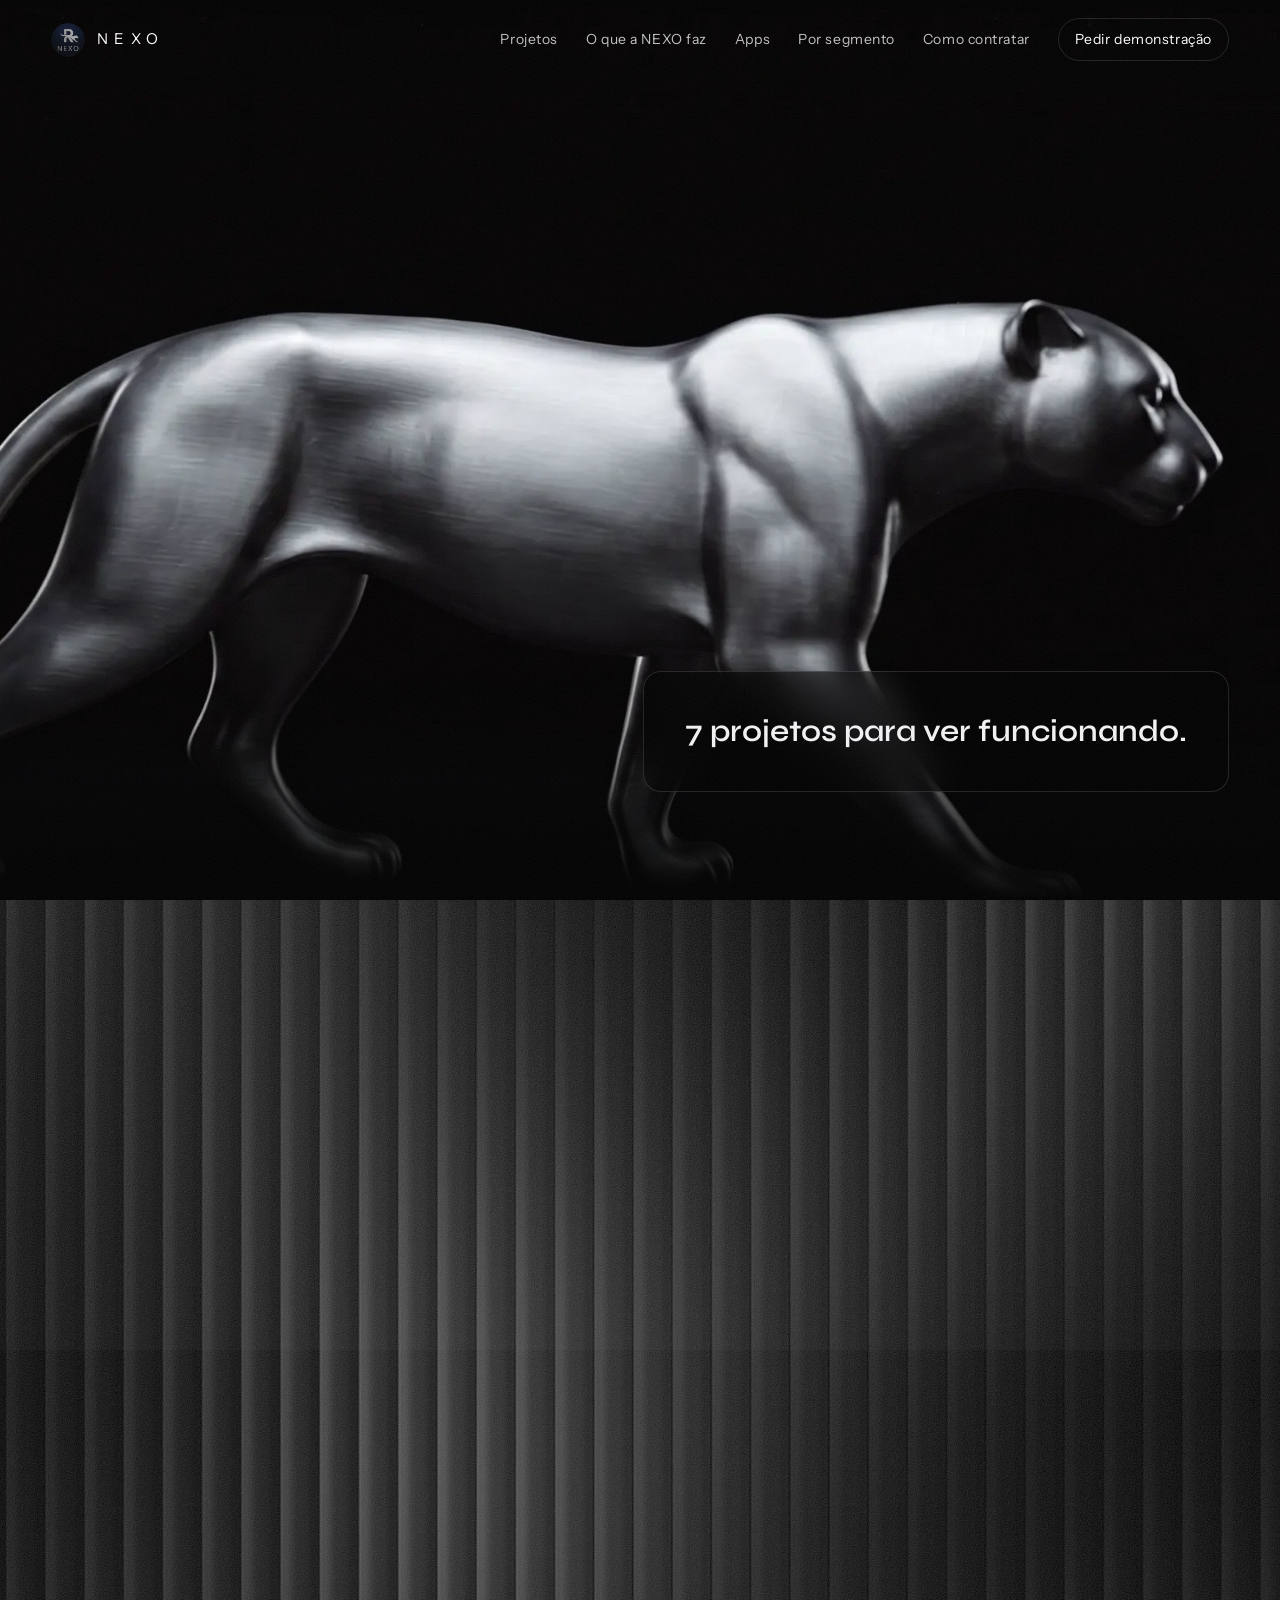
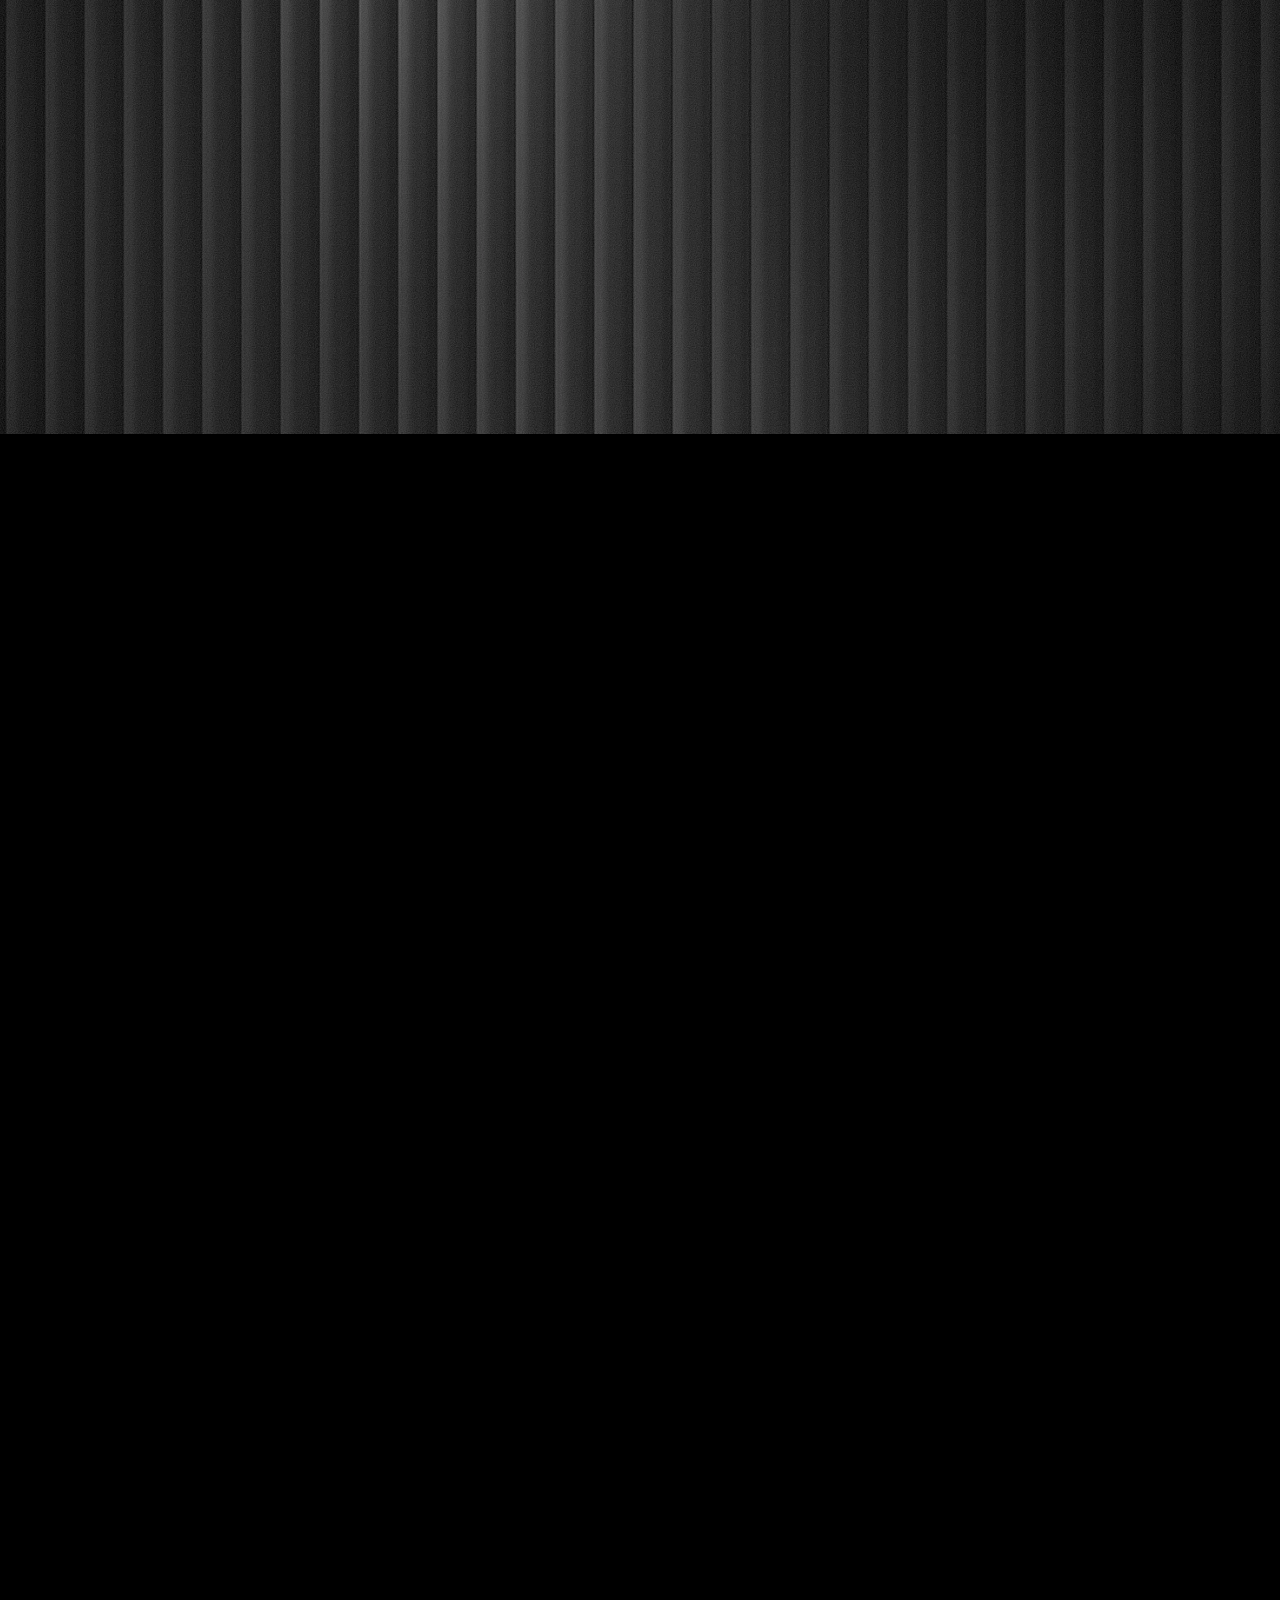
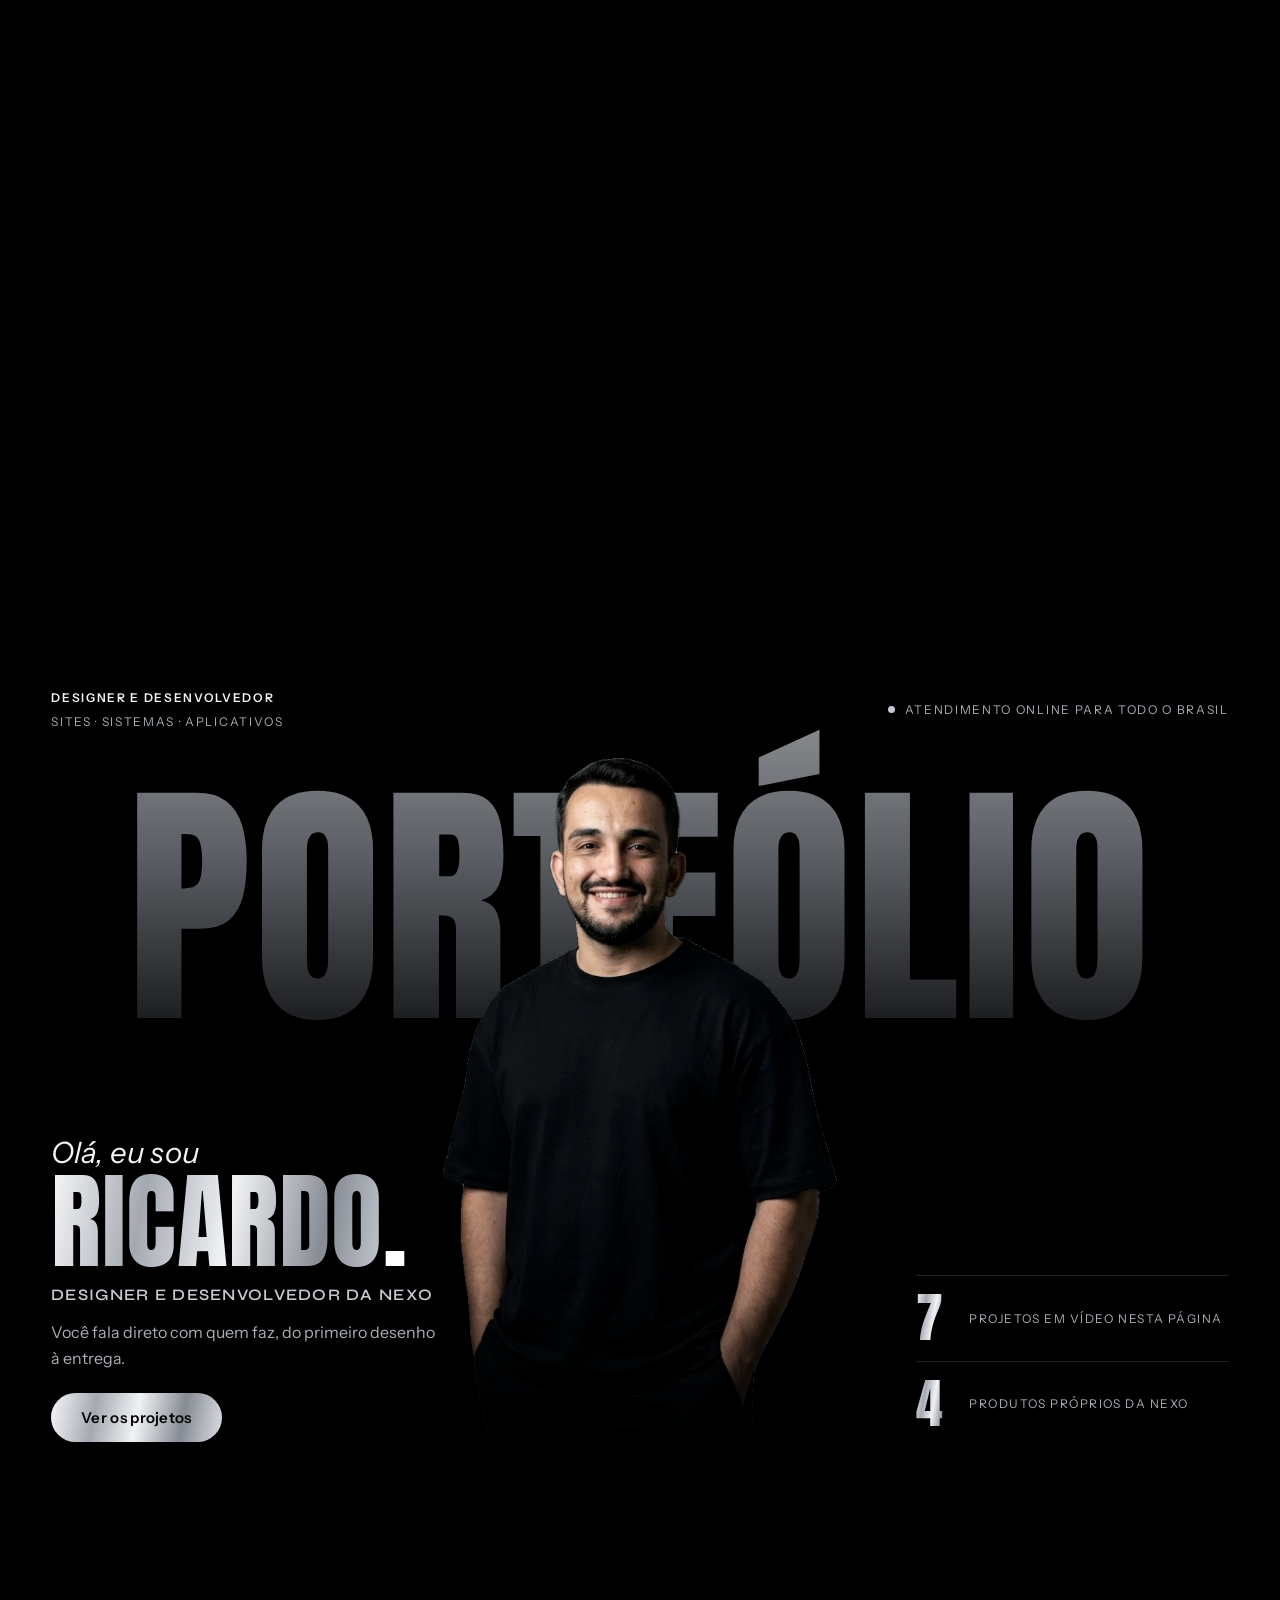
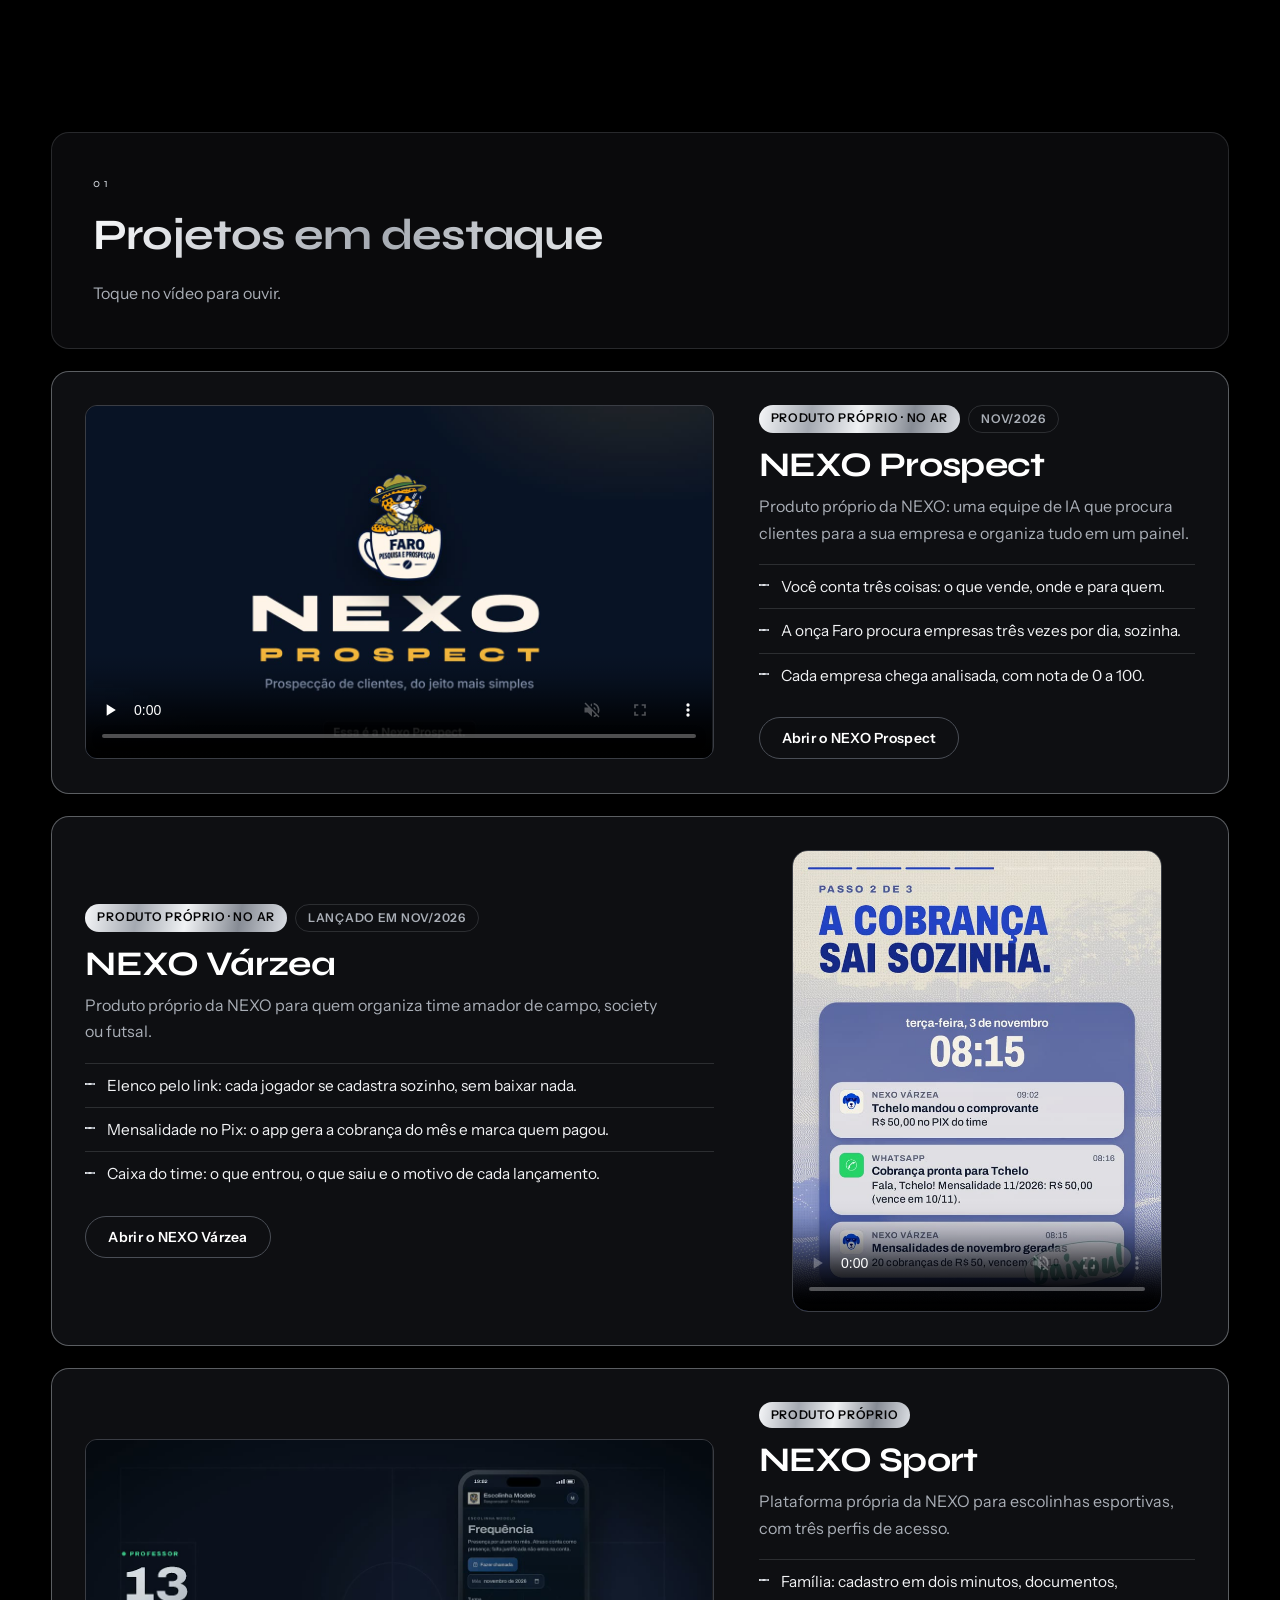
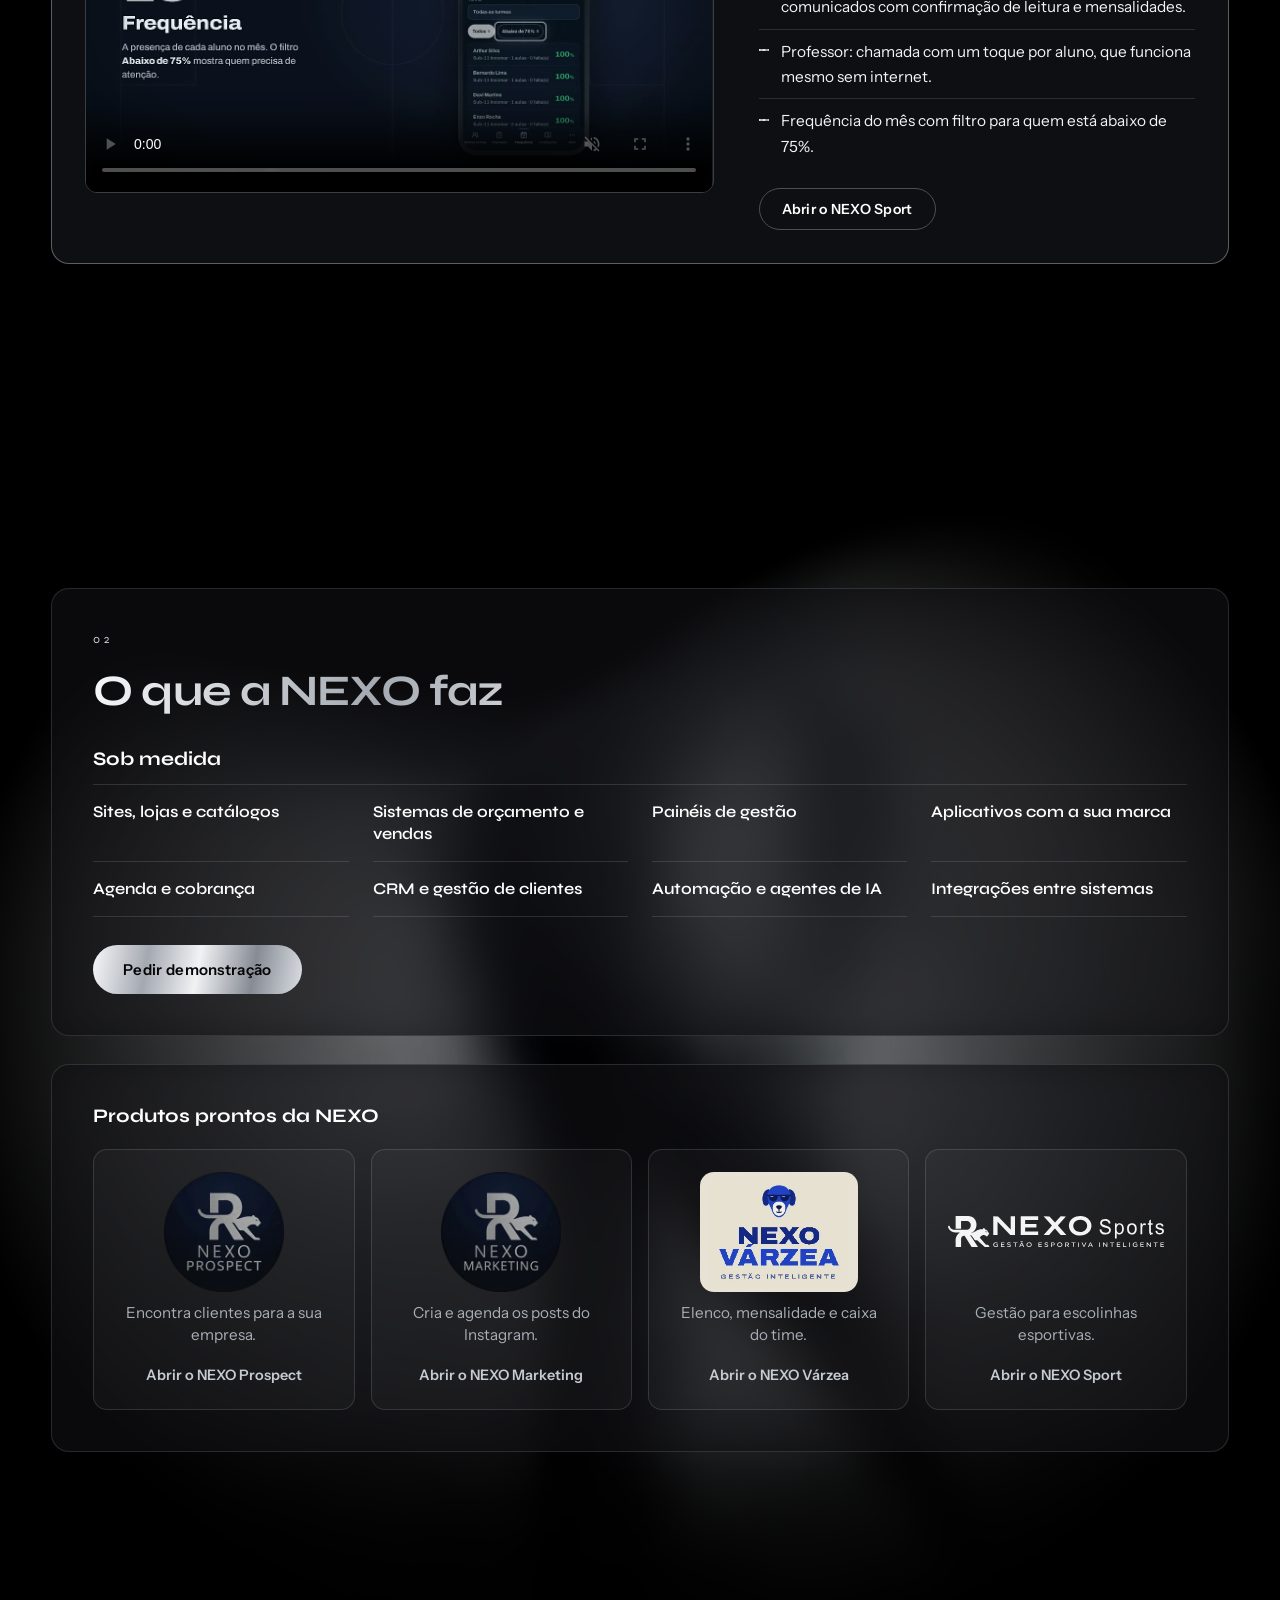
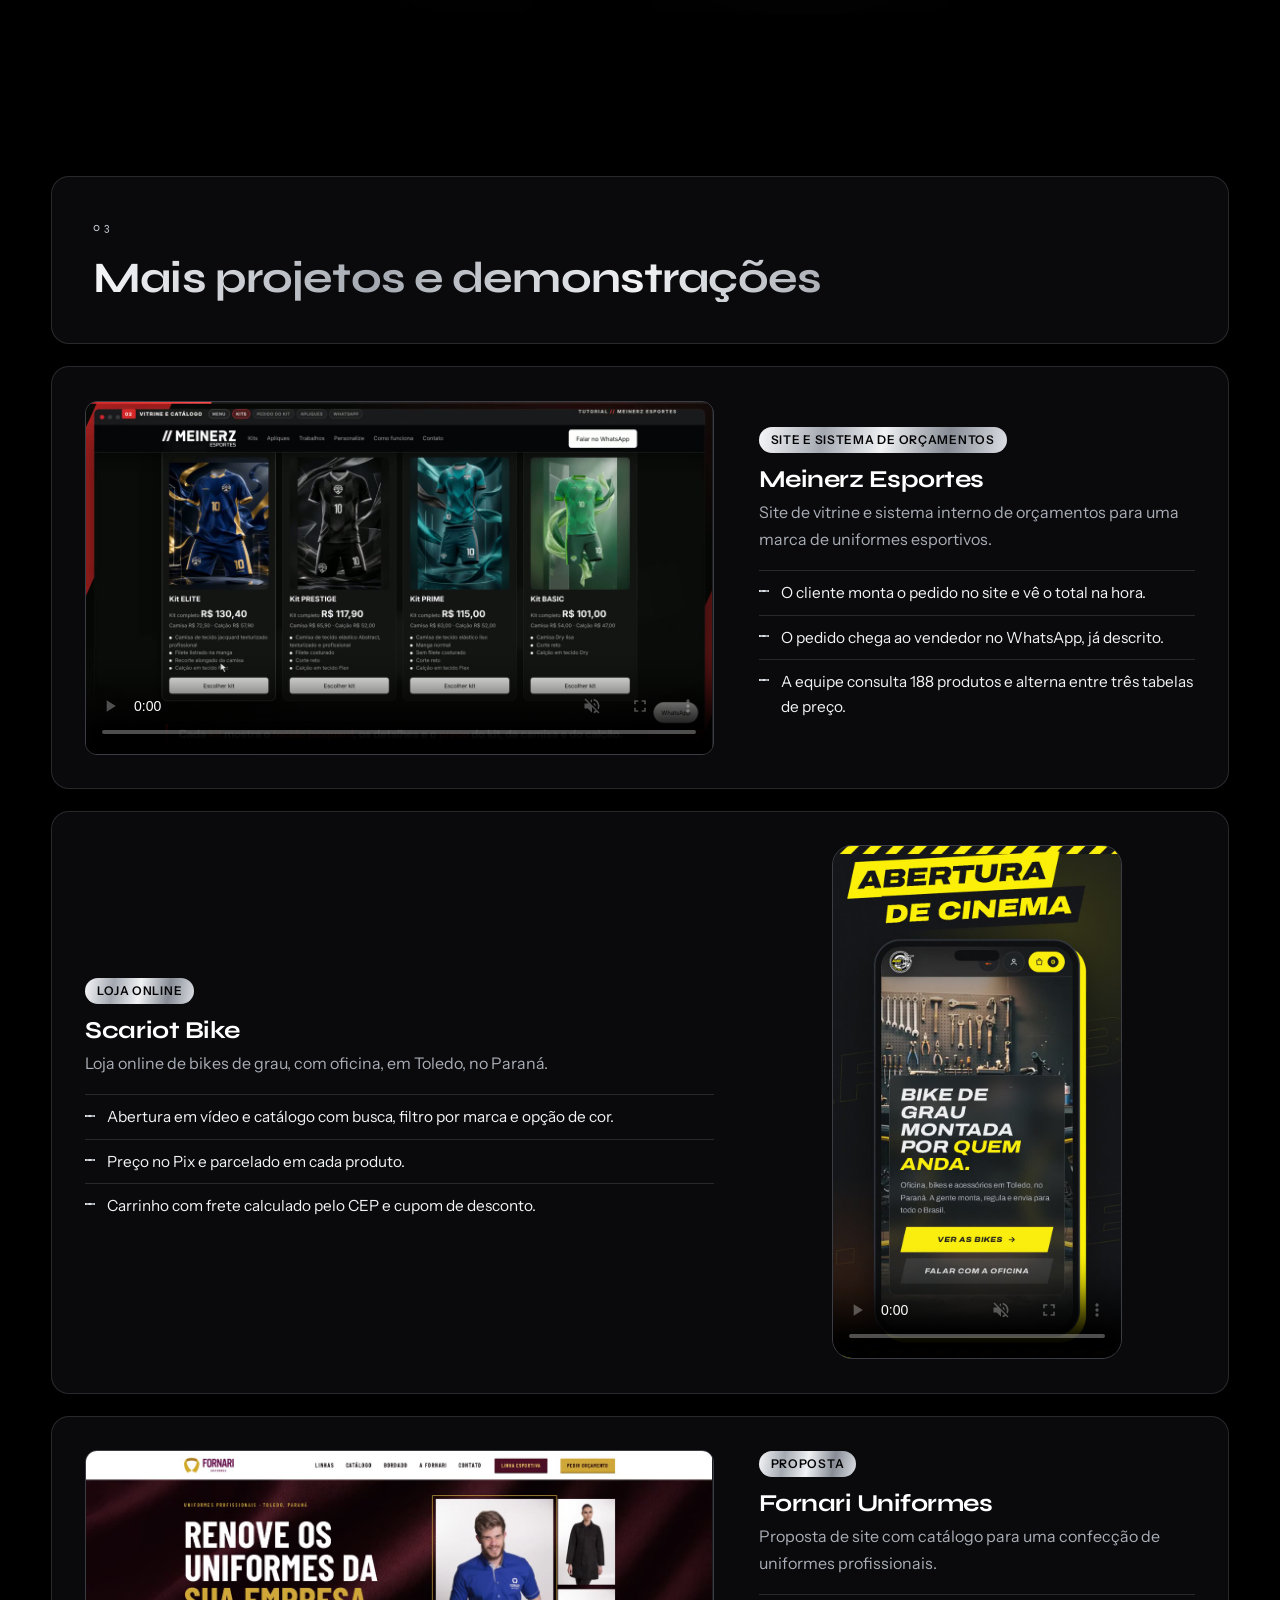
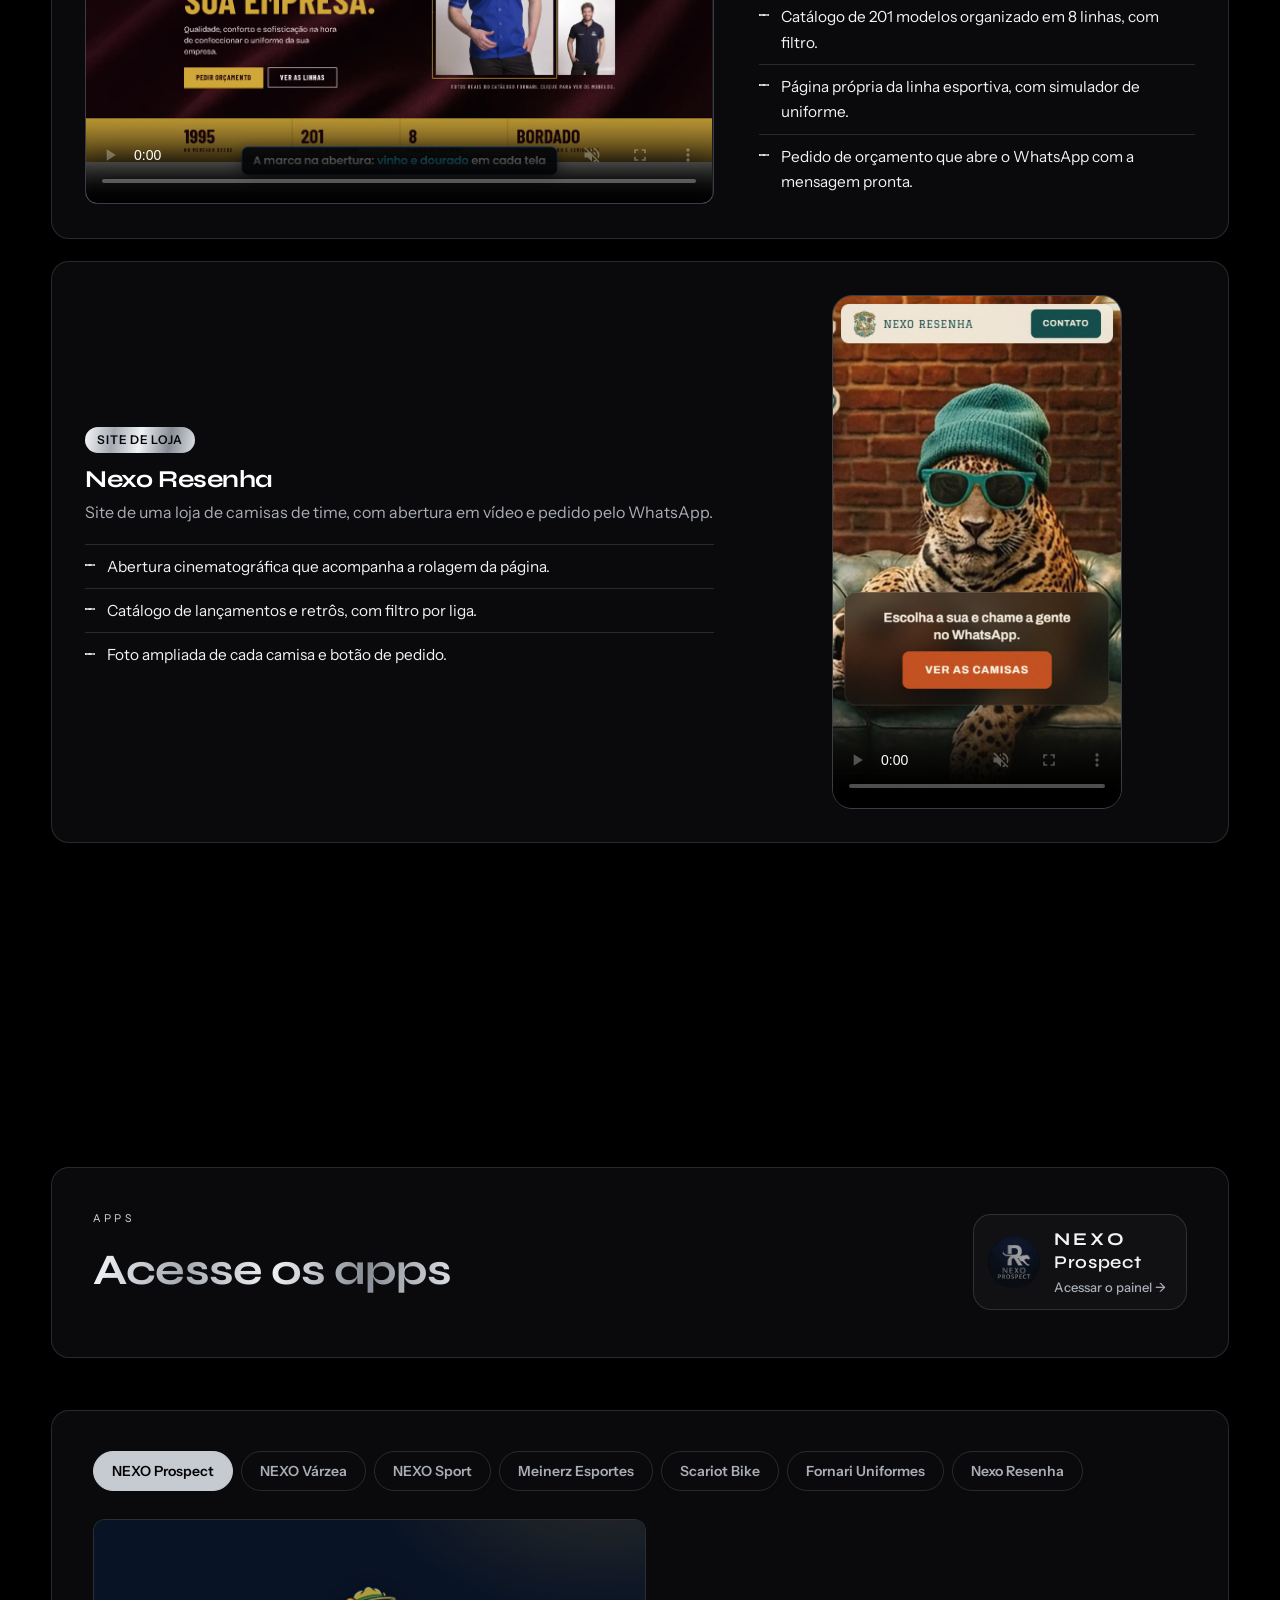
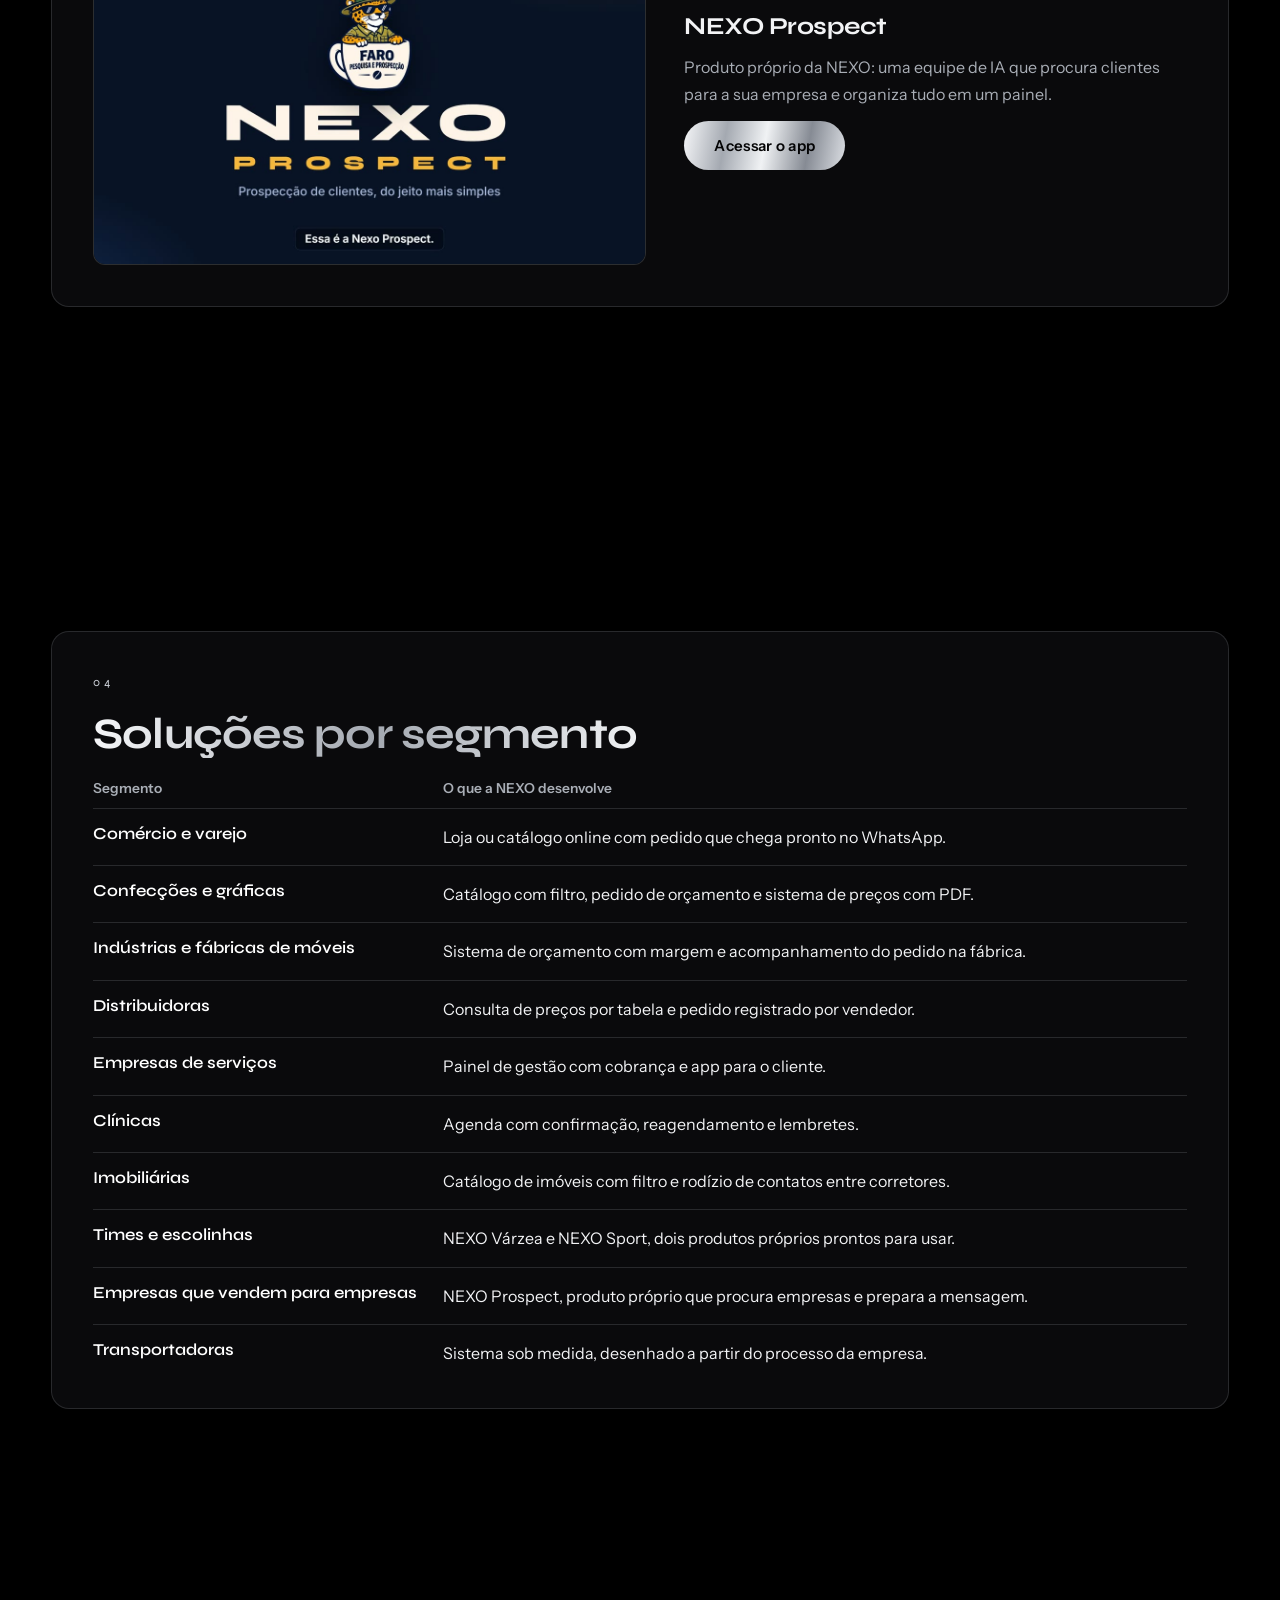
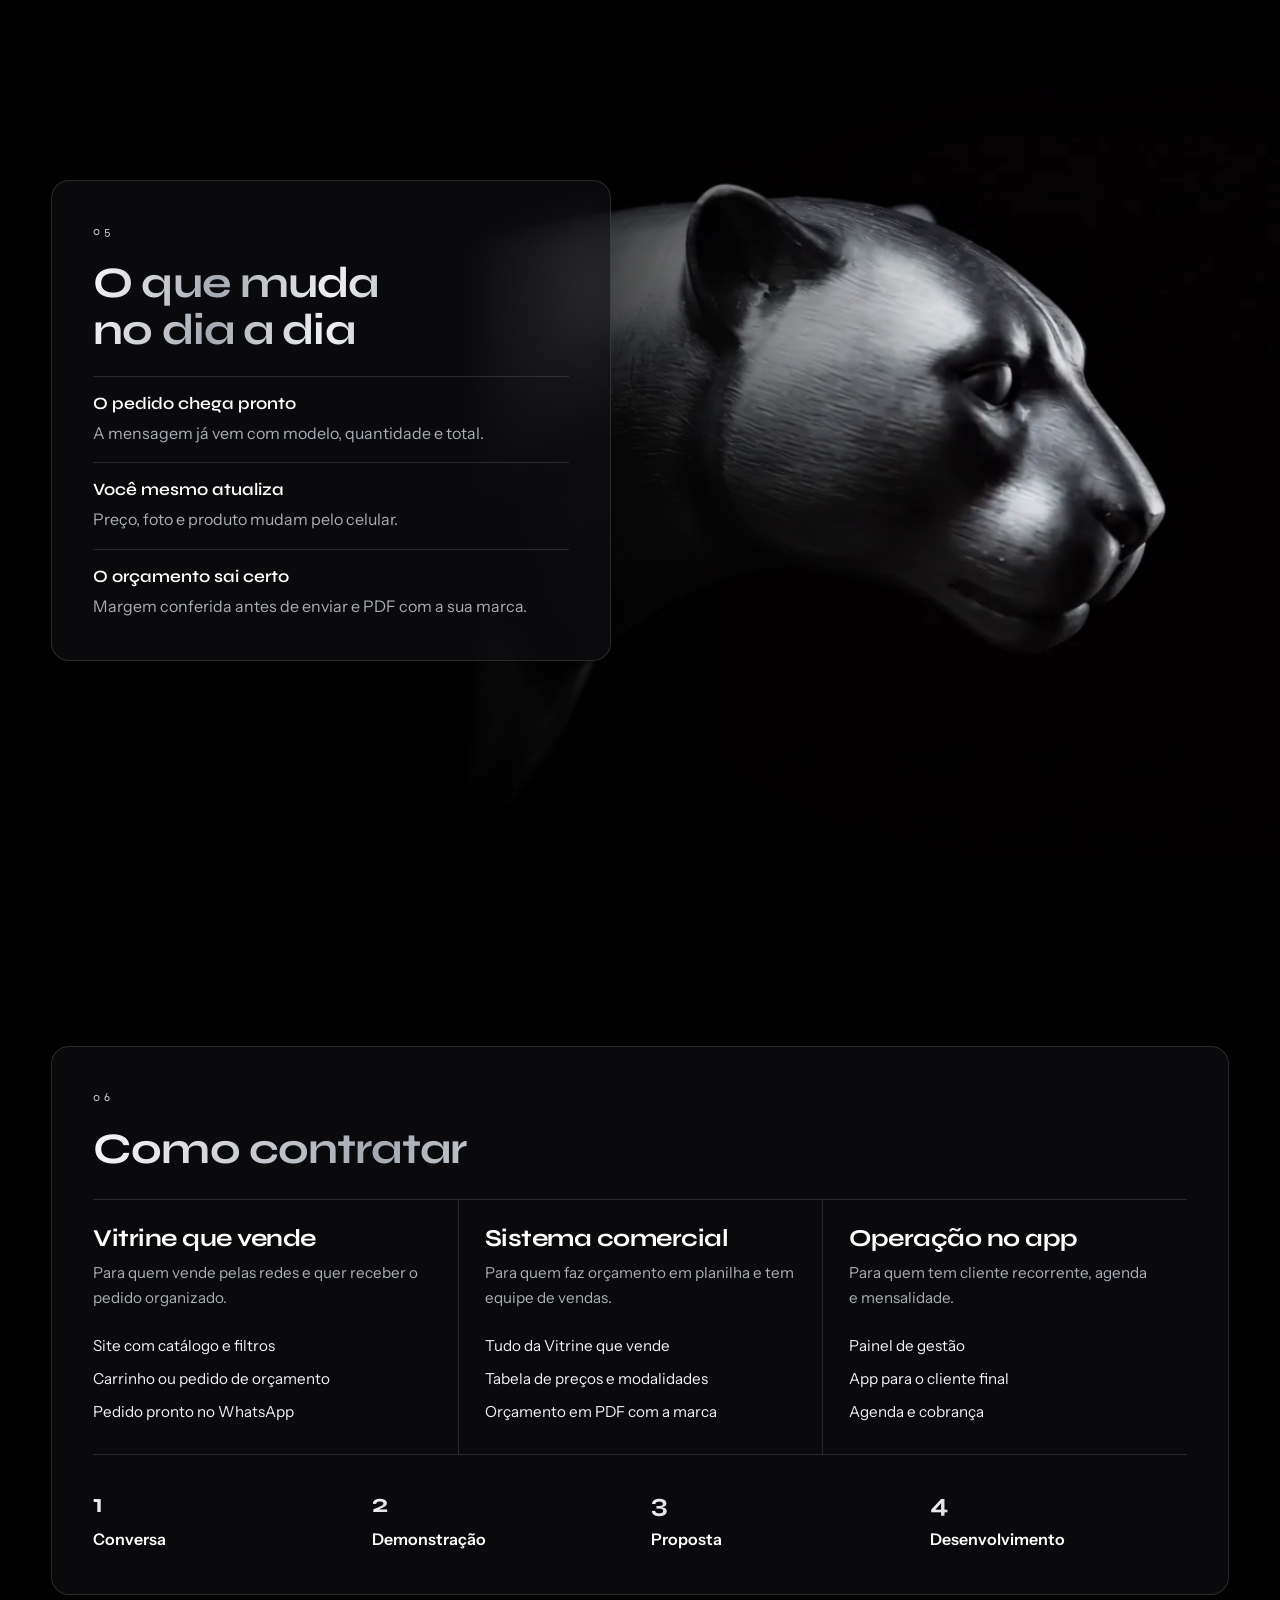
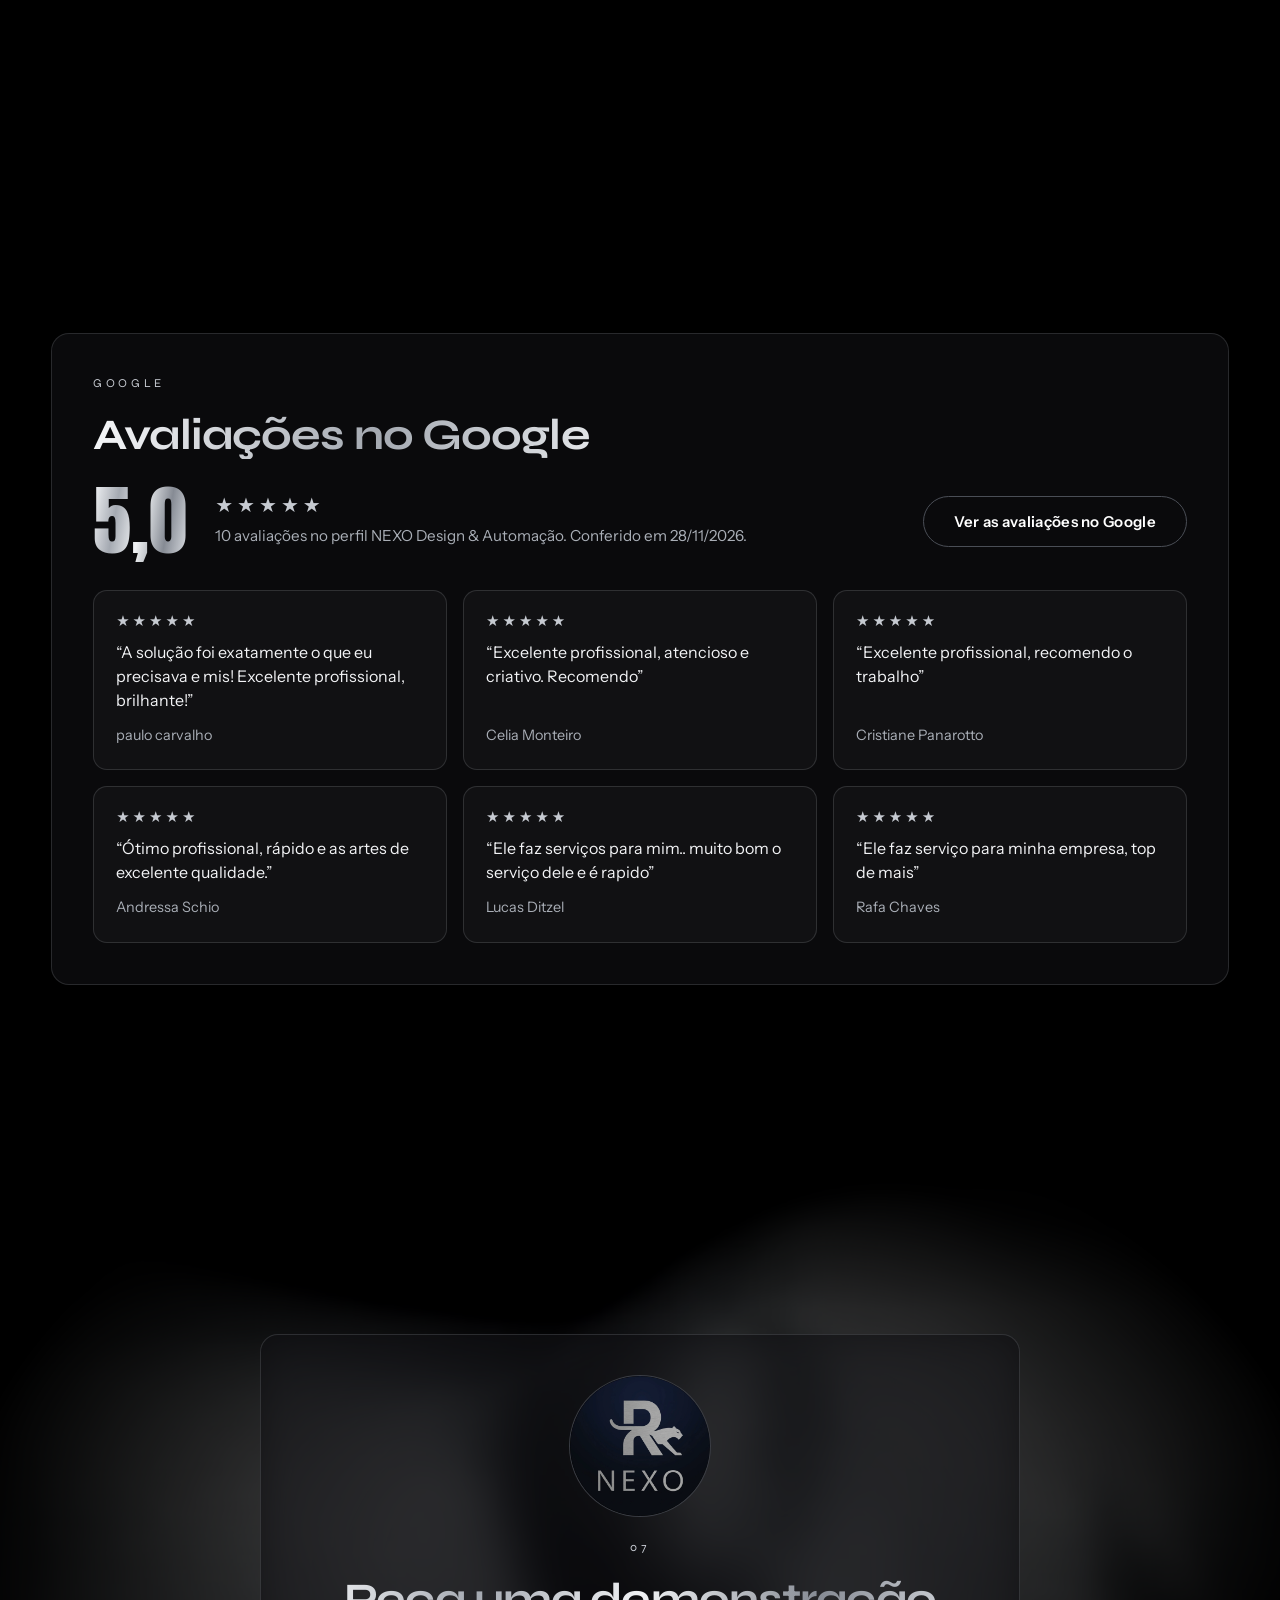
<file: portfolio/index.html>
<!doctype html>
<html lang="pt-BR">
<head>
  <meta charset="utf-8">
  <meta name="viewport" content="width=device-width, initial-scale=1">
  <title>NEXO — Inteligência e Automação Empresarial</title>
  <meta name="description" content="Sistemas, aplicativos e sites feitos sob medida para a sua empresa. Veja sete projetos funcionando e peça uma demonstração.">
  <meta property="og:title" content="NEXO — Inteligência e Automação Empresarial">
  <meta property="og:description" content="Sistemas, aplicativos e sites feitos sob medida para a sua empresa. Veja sete projetos funcionando e peça uma demonstração.">
  <meta property="og:type" content="website">
  <meta property="og:url" content="https://nexoprospect.com/portfolio/">
  <meta property="og:locale" content="pt_BR">
  <meta property="og:image" content="https://nexoprospect.com/portfolio/assets/frames/desktop/f_0080.webp">
  <meta name="twitter:card" content="summary_large_image">
  <meta name="theme-color" content="#000000">
  <!-- Ficha da empresa para o Google (21/11/2026): mesmo nome e site do Perfil da Empresa no Google. -->
  <script type="application/ld+json">
  {
    "@context": "https://schema.org",
    "@type": "ProfessionalService",
    "name": "NEXO Design & Automação",
    "alternateName": "NEXO Inteligência e Automação Empresarial",
    "description": "Sistemas, aplicativos e sites feitos sob medida para a sua empresa, com design e automação. Atendimento online.",
    "url": "https://nexoprospect.com/portfolio/",
    "logo": "https://nexoprospect.com/portfolio/assets/logo.webp",
    "image": "https://nexoprospect.com/portfolio/assets/frames/desktop/f_0080.webp",
    "founder": { "@type": "Person", "name": "Ricardo Monteiro" },
    "areaServed": { "@type": "Country", "name": "Brasil" },
    "contactPoint": { "@type": "ContactPoint", "contactType": "Vendas", "telephone": "+55-45-98805-7280", "availableLanguage": "Portuguese",
                      "url": "https://wa.me/5545988057280" },
    "knowsAbout": ["Desenvolvimento de sistemas", "Aplicativos", "Criação de sites", "Automação", "Identidade visual"]
  }
  </script>
  <link rel="icon" href="assets/logo.webp">
  <link rel="canonical" href="https://nexoprospect.com/portfolio/">
  <link rel="preconnect" href="https://fonts.googleapis.com">
  <link rel="preconnect" href="https://fonts.gstatic.com" crossorigin>
  <link href="https://fonts.googleapis.com/css2?family=Anton&family=Instrument+Sans:ital,wght@0,400;0,500;0,600;1,400&family=Syne:wght@600;700&display=swap" rel="stylesheet">
  <link rel="preload" as="image" href="assets/frames/desktop/f_0001.webp">
  <link rel="stylesheet" href="estilo.css?v=15">
</head>
<body>
<a class="pular" href="#quem">Pular a abertura</a>
<!-- Fundo de vidro canelado (28/11/2026): fica fixo atrás de tudo e a rolagem desloca a luz devagar -->
<div class="fundo-vidro" aria-hidden="true"></div>

<header class="topo">
  <a href="#inicio" class="marca" aria-label="NEXO, início">
    <img src="assets/logo.webp" alt="Logo da NEXO" class="marca-logo" width="34" height="34">
    <span class="marca-texto">NEXO</span>
  </a>
  <nav class="menu" aria-label="Seções">
    <a href="#destaques">Projetos</a>
    <a href="#servicos">O que a NEXO faz</a>
    <a href="#apps">Apps</a>
    <a href="#segmentos">Por segmento</a>
    <a href="#contratar">Como contratar</a>
    <a href="#contato" class="menu-cta">Pedir demonstração</a>
  </nav>
</header>

<main>

  <!-- ABERTURA: o vídeo toca com a rolagem. Cada .momento aparece numa faixa do progresso (0 a 1). -->
  <section id="inicio" class="cine" style="--altura: 420vh">
    <div class="cine-palco">
      <canvas class="cine-canvas" aria-hidden="true"></canvas>
      <div class="cine-vinheta"></div>

      <div class="momento" data-de="0" data-ate="0.28">
        <div class="painel painel--vidro">
          <h1 class="titulo-abertura">Sistemas, aplicativos e sites feitos sob medida para a sua empresa.</h1>
          <a href="#destaques" class="botao botao--linha so-sem-filme">Ver os projetos</a>
        </div>
      </div>
      <div class="momento momento--direita" data-de="0.36" data-ate="0.64">
        <div class="painel painel--vidro">
          <p class="destaque"><span data-total>7</span> projetos para ver funcionando.</p>
        </div>
      </div>
      <div class="momento momento--centro" data-de="0.72" data-ate="1">
        <div class="painel painel--vidro">
          <p class="destaque">Você vê funcionando antes de contratar.</p>
          <a href="#contato" class="botao">Pedir demonstração</a>
        </div>
      </div>

      <div class="cine-dica" aria-hidden="true"><span></span>role</div>
    </div>
  </section>

  <!-- QUEM FAZ (26/11/2026): apresentação pessoal. A palavra gigante fica ATRÁS da foto recortada. -->
  <section id="quem" class="secao quem">
    <div class="quem-palco revelar">
      <p class="quem-palavra" aria-hidden="true">PORTFÓLIO</p>
      <img class="quem-foto" src="assets/img/ricardo.webp" alt="Ricardo Monteiro, designer e desenvolvedor da NEXO" width="565" height="979" loading="lazy" decoding="async">
      <p class="quem-papel"><b>Designer e desenvolvedor</b><span>Sites · sistemas · aplicativos</span></p>
      <p class="quem-disponivel"><i aria-hidden="true"></i>Atendimento online para todo o Brasil</p>
      <div class="quem-texto">
        <p class="quem-ola">Olá, eu sou</p>
        <h2 class="quem-nome">Ricardo<span aria-hidden="true">.</span></h2>
        <p class="quem-cargo">Designer e desenvolvedor da NEXO</p>
        <p class="quem-bio">Você fala direto com quem faz, do primeiro desenho à entrega.</p>
        <a class="botao" href="#destaques">Ver os projetos</a>
      </div>
      <div class="quem-lado">
        <ul class="quem-numeros">
          <li><b data-total>7</b><span>projetos em vídeo nesta página</span></li>
          <li><b>4</b><span>produtos próprios da NEXO</span></li>
        </ul>
      </div>
    </div>
  </section>

  <!-- DESTAQUES: os três trabalhos mais recentes (destaque: true em projetos.js) -->
  <section id="destaques" class="secao secao--larga secao--projetos">
    <div class="painel painel--cabecalho revelar">
      <span class="rotulo">01</span>
      <h2>Projetos em destaque</h2>
      <p>Toque no vídeo para ouvir.</p>
    </div>
  </section>

  <!-- O QUE A NEXO FAZ: sob medida e produtos prontos. Metal escovado dissolvido ao fundo -->
  <section id="servicos" class="secao secao--larga">
    <img class="arte arte--fundo" src="assets/img/metal.webp" alt="" loading="lazy">
    <div class="painel painel--cabecalho revelar">
      <span class="rotulo">02</span>
      <h2>O que a NEXO faz</h2>
      <h3 class="subtitulo">Sob medida</h3>
      <ul class="servicos">
        <li>Sites, lojas e catálogos</li>
        <li>Sistemas de orçamento e vendas</li>
        <li>Painéis de gestão</li>
        <li>Aplicativos com a sua marca</li>
        <li>Agenda e cobrança</li>
        <li>CRM e gestão de clientes</li>
        <li>Automação e agentes de IA</li>
        <li>Integrações entre sistemas</li>
      </ul>
      <p class="servicos-acao"><a class="botao" href="#contato">Pedir demonstração</a></p>
    </div>

    <div class="painel painel--cabecalho revelar">
      <h3 class="subtitulo subtitulo--primeiro">Produtos prontos da NEXO</h3>
      <ul class="produtos">
        <li>
          <a href="https://nexoprospect.com/" target="_blank" rel="noopener">
            <span class="produto-logo"><img src="assets/produtos/nexo-prospect.webp" alt="NEXO Prospect" width="256" height="256" loading="lazy" decoding="async"></span>
            <span>Encontra clientes para a sua empresa.</span>
            <span class="produto-acao">Abrir o NEXO Prospect</span>
          </a>
        </li>
        <li>
          <a href="https://nexoprospect.com/marketing" target="_blank" rel="noopener">
            <span class="produto-logo"><img src="assets/produtos/nexo-marketing.webp" alt="NEXO Marketing" width="256" height="256" loading="lazy" decoding="async"></span>
            <span>Cria e agenda os posts do Instagram.</span>
            <span class="produto-acao">Abrir o NEXO Marketing</span>
          </a>
        </li>
        <li>
          <a href="https://varzea.nexosportsapp.com.br/" target="_blank" rel="noopener">
            <span class="produto-logo produto-logo--claro"><img src="assets/produtos/nexo-varzea.webp" alt="NEXO Várzea" width="264" height="214" loading="lazy" decoding="async"></span>
            <span>Elenco, mensalidade e caixa do time.</span>
            <span class="produto-acao">Abrir o NEXO Várzea</span>
          </a>
        </li>
        <li>
          <a href="https://nexosportsapp.com.br/" target="_blank" rel="noopener">
            <span class="produto-logo produto-logo--larga"><img src="assets/produtos/nexo-sports.svg" alt="NEXO Sport" width="513" height="72" loading="lazy" decoding="async"></span>
            <span>Gestão para escolinhas esportivas.</span>
            <span class="produto-acao">Abrir o NEXO Sport</span>
          </a>
        </li>
      </ul>
    </div>
  </section>

  <!-- MAIS PROJETOS: os vídeos reais são a arte desta seção -->
  <section id="projetos" class="secao secao--larga secao--projetos">
    <div class="painel painel--cabecalho revelar">
      <span class="rotulo">03</span>
      <h2>Mais projetos e demonstrações</h2>
    </div>

    <!-- As fichas vêm de projetos.js (é o arquivo que a atualização semanal edita) -->
    <script src="projetos.js?v=8"></script>
    <script src="montar-projetos.js?v=9"></script>
    <noscript><p class="painel">Ative o JavaScript para ver os projetos.</p></noscript>
  </section>

  <!-- APPS: uma aba por app, com o link para abrir (os dados vêm de projetos.js) -->
  <section id="apps" class="secao secao--larga">
    <div class="painel painel--cabecalho revelar apps-cabecalho">
      <div>
        <span class="rotulo">APPS</span>
        <h2>Acesse os apps</h2>
      </div>
      <!-- Entrada do NEXO Prospect (pedido do Ricardo, 21/11/2026): o logo leva ao painel -->
      <a class="prospect-acesso" href="https://nexoprospect.com/" aria-label="Acessar o NEXO Prospect">
        <img src="assets/nexo-marca.webp" alt="" width="52" height="52">
        <span><b>NEXO</b> Prospect<small>Acessar o painel →</small></span>
      </a>
    </div>
    <div class="painel abas revelar" id="apps-abas"></div>
  </section>

  <!-- POR SEGMENTO -->
  <section id="segmentos" class="secao secao--larga">
    <div class="painel painel--cabecalho revelar">
      <span class="rotulo">04</span>
      <h2>Soluções por segmento</h2>
      <table class="segmentos">
        <thead><tr><th scope="col">Segmento</th><th scope="col">O que a NEXO desenvolve</th></tr></thead>
        <tbody>
          <tr><td>Comércio e varejo</td><td>Loja ou catálogo online com pedido que chega pronto no WhatsApp.</td></tr>
          <tr><td>Confecções e gráficas</td><td>Catálogo com filtro, pedido de orçamento e sistema de preços com PDF.</td></tr>
          <tr><td>Indústrias e fábricas de móveis</td><td>Sistema de orçamento com margem e acompanhamento do pedido na fábrica.</td></tr>
          <tr><td>Distribuidoras</td><td>Consulta de preços por tabela e pedido registrado por vendedor.</td></tr>
          <tr><td>Empresas de serviços</td><td>Painel de gestão com cobrança e app para o cliente.</td></tr>
          <tr><td>Clínicas</td><td>Agenda com confirmação, reagendamento e lembretes.</td></tr>
          <tr><td>Imobiliárias</td><td>Catálogo de imóveis com filtro e rodízio de contatos entre corretores.</td></tr>
          <tr><td>Times e escolinhas</td><td>NEXO Várzea e NEXO Sport, dois produtos próprios prontos para usar.</td></tr>
          <tr><td>Empresas que vendem para empresas</td><td>NEXO Prospect, produto próprio que procura empresas e prepara a mensagem.</td></tr>
          <tr><td>Transportadoras</td><td>Sistema sob medida, desenhado a partir do processo da empresa.</td></tr>
        </tbody>
      </table>
    </div>
  </section>

  <!-- O QUE MUDA: a cabeça da onça fundida à direita -->
  <section id="beneficios" class="secao">
    <img class="arte arte--direita" src="assets/img/cabeca.webp" alt="" loading="lazy">
    <div class="secao-grade">
      <div class="painel revelar">
        <span class="rotulo">05</span>
        <h2>O que muda no dia a dia</h2>
        <dl class="mudancas">
          <dt>O pedido chega pronto</dt>
          <dd>A mensagem já vem com modelo, quantidade e total.</dd>
          <dt>Você mesmo atualiza</dt>
          <dd>Preço, foto e produto mudam pelo celular.</dd>
          <dt>O orçamento sai certo</dt>
          <dd>Margem conferida antes de enviar e PDF com a sua marca.</dd>
        </dl>
      </div>
    </div>
  </section>

  <!-- COMO CONTRATAR -->
  <section id="contratar" class="secao secao--larga">
    <div class="painel painel--cabecalho revelar">
      <span class="rotulo">06</span>
      <h2>Como contratar</h2>
      <div class="pacotes">
        <div class="pacote">
          <h3>Vitrine que vende</h3>
          <p class="para">Para quem vende pelas redes e quer receber o pedido organizado.</p>
          <ul>
            <li>Site com catálogo e filtros</li>
            <li>Carrinho ou pedido de orçamento</li>
            <li>Pedido pronto no WhatsApp</li>
          </ul>
        </div>
        <div class="pacote">
          <h3>Sistema comercial</h3>
          <p class="para">Para quem faz orçamento em planilha e tem equipe de vendas.</p>
          <ul>
            <li>Tudo da Vitrine que vende</li>
            <li>Tabela de preços e modalidades</li>
            <li>Orçamento em PDF com a marca</li>
          </ul>
        </div>
        <div class="pacote">
          <h3>Operação no app</h3>
          <p class="para">Para quem tem cliente recorrente, agenda e mensalidade.</p>
          <ul>
            <li>Painel de gestão</li>
            <li>App para o cliente final</li>
            <li>Agenda e cobrança</li>
          </ul>
        </div>
      </div>
      <ol class="passos passos--linha">
        <li><strong>Conversa</strong></li>
        <li><strong>Demonstração</strong></li>
        <li><strong>Proposta</strong></li>
        <li><strong>Desenvolvimento</strong></li>
      </ol>
    </div>
  </section>

  <!-- AVALIAÇÕES NO GOOGLE (28/11/2026): textos copiados do Perfil da Empresa "NEXO Design & Automação", sem mudar uma letra.
       Nota, total e textos conferidos no Google em 28/11/2026. Ao atualizar, conferir no perfil e trocar os números e a data. Nunca inventar avaliação. -->
  <section id="avaliacoes" class="secao secao--larga">
    <div class="painel painel--cabecalho revelar">
      <span class="rotulo">GOOGLE</span>
      <h2>Avaliações no Google</h2>
      <div class="nota-google">
        <p class="nota-numero">5,0</p>
        <div class="nota-detalhe">
          <p class="estrelas" role="img" aria-label="5 de 5 estrelas">★★★★★</p>
          <p class="nota-total">10 avaliações no perfil NEXO Design &amp; Automação. Conferido em 28/11/2026.</p>
        </div>
        <a class="botao botao--linha" href="https://www.google.com/maps?cid=18136661346495285165" target="_blank" rel="noopener">Ver as avaliações no Google</a>
      </div>
      <ul class="avaliacoes">
        <li><p class="estrelas" aria-hidden="true">★★★★★</p><blockquote>A solução foi exatamente o que eu precisava e mis! Excelente profissional, brilhante!</blockquote><cite>paulo carvalho</cite></li>
        <li><p class="estrelas" aria-hidden="true">★★★★★</p><blockquote>Excelente profissional, atencioso e criativo. Recomendo</blockquote><cite>Celia Monteiro</cite></li>
        <li><p class="estrelas" aria-hidden="true">★★★★★</p><blockquote>Excelente profissional, recomendo o trabalho</blockquote><cite>Cristiane Panarotto</cite></li>
        <li><p class="estrelas" aria-hidden="true">★★★★★</p><blockquote>Ótimo profissional, rápido e as artes de excelente qualidade.</blockquote><cite>Andressa Schio</cite></li>
        <li><p class="estrelas" aria-hidden="true">★★★★★</p><blockquote>Ele faz serviços para mim.. muito bom o serviço dele e é rapido</blockquote><cite>Lucas Ditzel</cite></li>
        <li><p class="estrelas" aria-hidden="true">★★★★★</p><blockquote>Ele faz serviço para minha empresa, top de mais</blockquote><cite>Rafa Chaves</cite></li>
      </ul>
    </div>
  </section>

  <!-- CONTATO: sem formulário; o contato é pelo WhatsApp -->
  <section id="contato" class="secao secao--contato">
    <img class="arte arte--fundo arte--suave" src="assets/img/metal.webp" alt="" loading="lazy">
    <div class="painel painel--form painel--convite revelar">
      <img src="assets/logo.webp" alt="Logo da NEXO" class="convite-logo" width="140" height="140">
      <span class="rotulo">07</span>
      <h2>Peça uma demonstração</h2>
      <p>Conte como a sua empresa trabalha e veja um projeto parecido funcionando.</p>
      <div class="convite-acoes">
        <a class="botao" data-whats target="_blank" rel="noopener">Chamar no WhatsApp</a>
        <a class="botao botao--linha" href="https://www.instagram.com/nexo.rm/" target="_blank" rel="noopener">Ver o Instagram @nexo.rm</a>
      </div>
      <p class="convite-numero">WhatsApp (45) 98805-7280</p>
    </div>
  </section>

</main>

<footer class="rodape">
  <div class="painel rodape-painel">
    <div class="rodape-marca">
      <span class="marca-texto">NEXO</span>
      <span>Inteligência e Automação Empresarial</span>
    </div>
    <nav class="rodape-frentes" aria-label="Produtos da NEXO">
      <a href="https://varzea.nexosportsapp.com.br/" target="_blank" rel="noopener">NEXO Várzea</a>
      <a href="https://nexosportsapp.com.br/" target="_blank" rel="noopener">NEXO Sport</a>
      <a href="https://nexoprospect.com/" target="_blank" rel="noopener">NEXO Prospect</a>
      <a href="https://nexoprospect.com/marketing" target="_blank" rel="noopener">NEXO Marketing</a>
    </nav>
    <p class="rodape-nota">Scariot Bike, Fornari Uniformes e Meinerz Esportes são marcas dos seus respectivos donos, exibidas aqui como demonstração de projetos desenvolvidos pela NEXO. Escudos e camisas de clubes pertencem aos respectivos clubes. Os vídeos usam dados ilustrativos.</p>
    <div class="rodape-fim">
      <span>© <span data-ano></span> NEXO</span>
      <a class="login-master" data-sistema rel="noopener nofollow">Login master</a>
    </div>
  </div>
</footer>

<a class="whats" target="_blank" rel="noopener" aria-label="Conversar no WhatsApp">
  <svg viewBox="0 0 32 32" aria-hidden="true"><path fill="currentColor" d="M16 3C9 3 3.3 8.6 3.3 15.6c0 2.4.7 4.7 1.9 6.7L3 29l6.9-2.1c1.9 1 4 1.6 6.1 1.6 7 0 12.7-5.6 12.7-12.6S23 3 16 3Zm0 23.1c-1.9 0-3.8-.5-5.4-1.5l-.4-.2-4.1 1.2 1.3-4-.3-.4a10.4 10.4 0 0 1-1.6-5.6C5.5 9.8 10.2 5.2 16 5.2s10.5 4.6 10.5 10.4S21.8 26.1 16 26.1Zm5.8-7.8c-.3-.2-1.9-.9-2.2-1-.3-.1-.5-.2-.7.2-.2.3-.8 1-1 1.2-.2.2-.4.2-.7.1-.3-.2-1.3-.5-2.5-1.6-.9-.8-1.6-1.8-1.7-2.1-.2-.3 0-.5.1-.6l.5-.6.3-.5c.1-.2 0-.4 0-.6l-1-2.4c-.3-.6-.5-.5-.7-.5h-.6c-.2 0-.6.1-.9.4-.3.3-1.2 1.1-1.2 2.8s1.2 3.2 1.4 3.4c.2.2 2.4 3.6 5.7 5 .8.4 1.4.6 1.9.7.8.3 1.6.2 2.2.1.7-.1 1.9-.8 2.2-1.5.3-.7.3-1.4.2-1.5-.1-.2-.3-.3-.6-.4Z"/></svg>
</a>

<script src="config.js?v=8"></script>
<script src="apps-abas.js?v=3"></script>
<script src="app.js?v=6"></script>
<script src="fundo-vidro.js?v=1"></script>
</body>
</html>
</file>
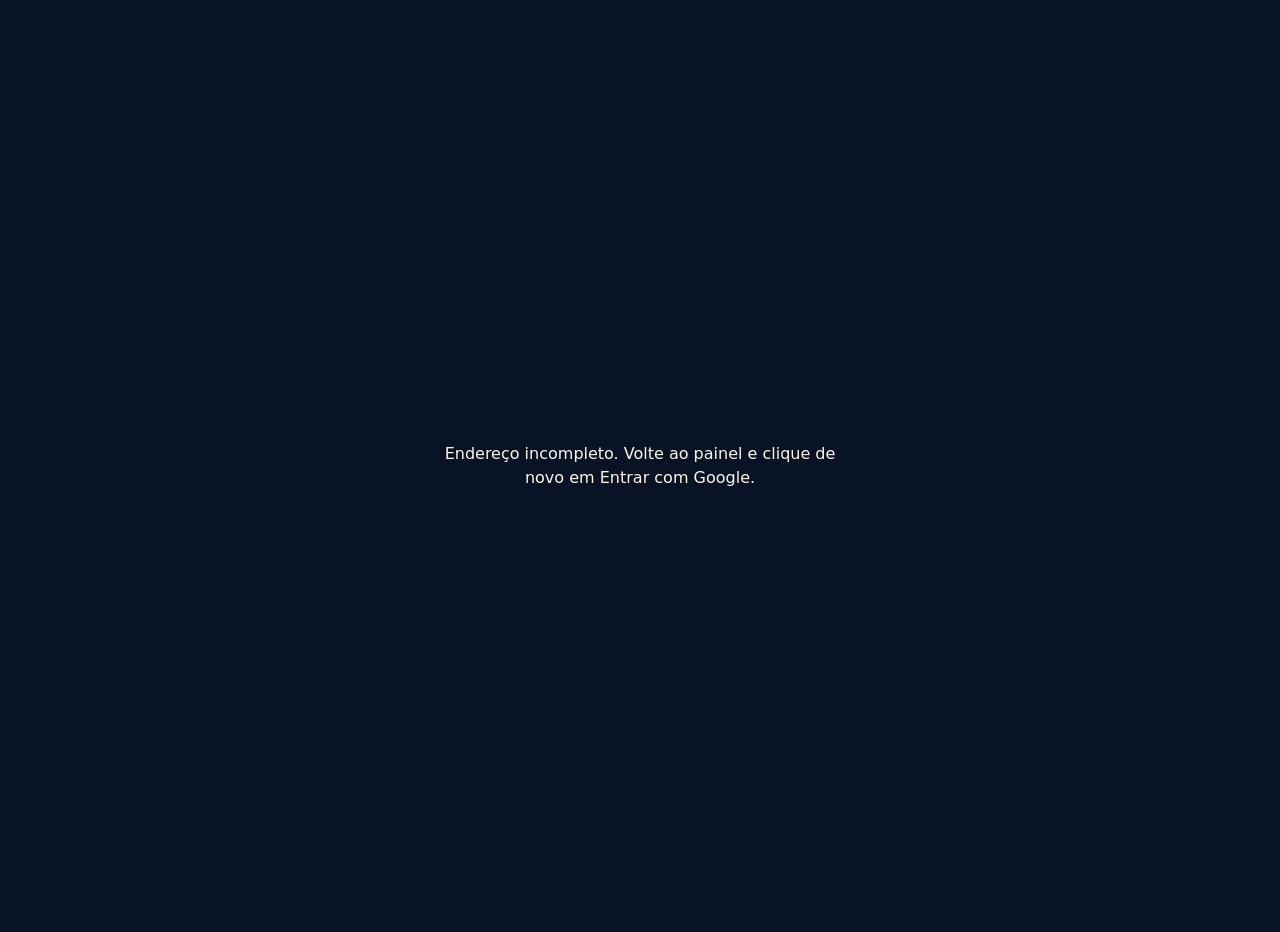
<file: google-retorno.html>
<!doctype html>
<html lang="pt-BR">
<head>
<meta charset="utf-8">
<meta name="viewport" content="width=device-width, initial-scale=1">
<meta name="robots" content="noindex">
<title>Conectando o Google · NEXO Prospect</title>
<style>
  body{margin:0;min-height:100vh;display:grid;place-items:center;background:#081325;color:#fef5e8;font:16px/1.5 system-ui,sans-serif;text-align:center;padding:16px}
  p{max-width:420px}
</style>
</head>
<body>
<p id="msg">Conectando a sua conta Google…</p>
<script>
// Volta do "Entrar com Google" (19/11/2026). O Google só verifica apps com endereços do próprio domínio,
// por isso a volta passa por nexoprospect.com e segue, com o mesmo código, para a função do servidor,
// que troca o código pela autorização e guarda no cofre. Esta página não lê nem guarda nada.
(function () {
  var q = location.search;
  if (!/[?&]state=/.test(q)) { document.getElementById("msg").textContent = "Endereço incompleto. Volte ao painel e clique de novo em Entrar com Google."; return; }
  location.replace("https://rtjcvvjmmljizkjnztlb.supabase.co/functions/v1/nexo-google-oauth" + q);
})();
</script>
</body>
</html>
</file>
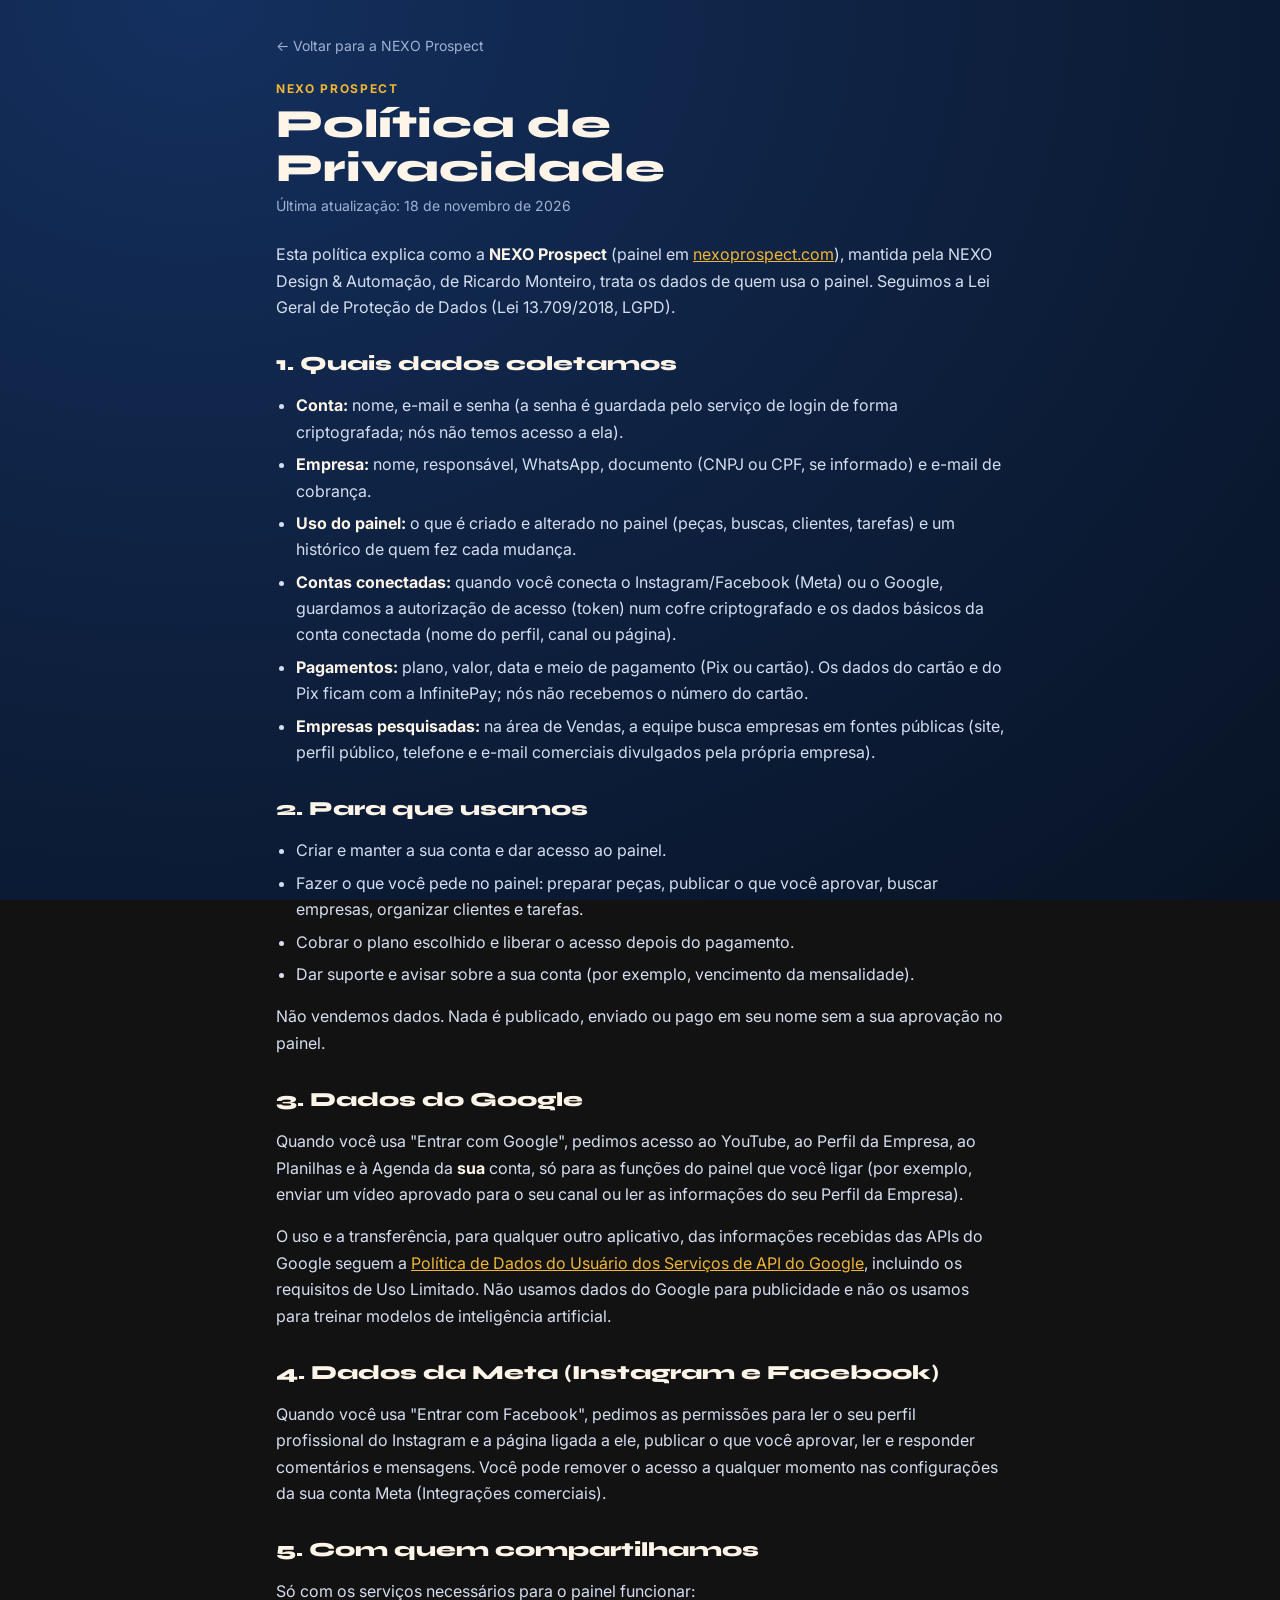
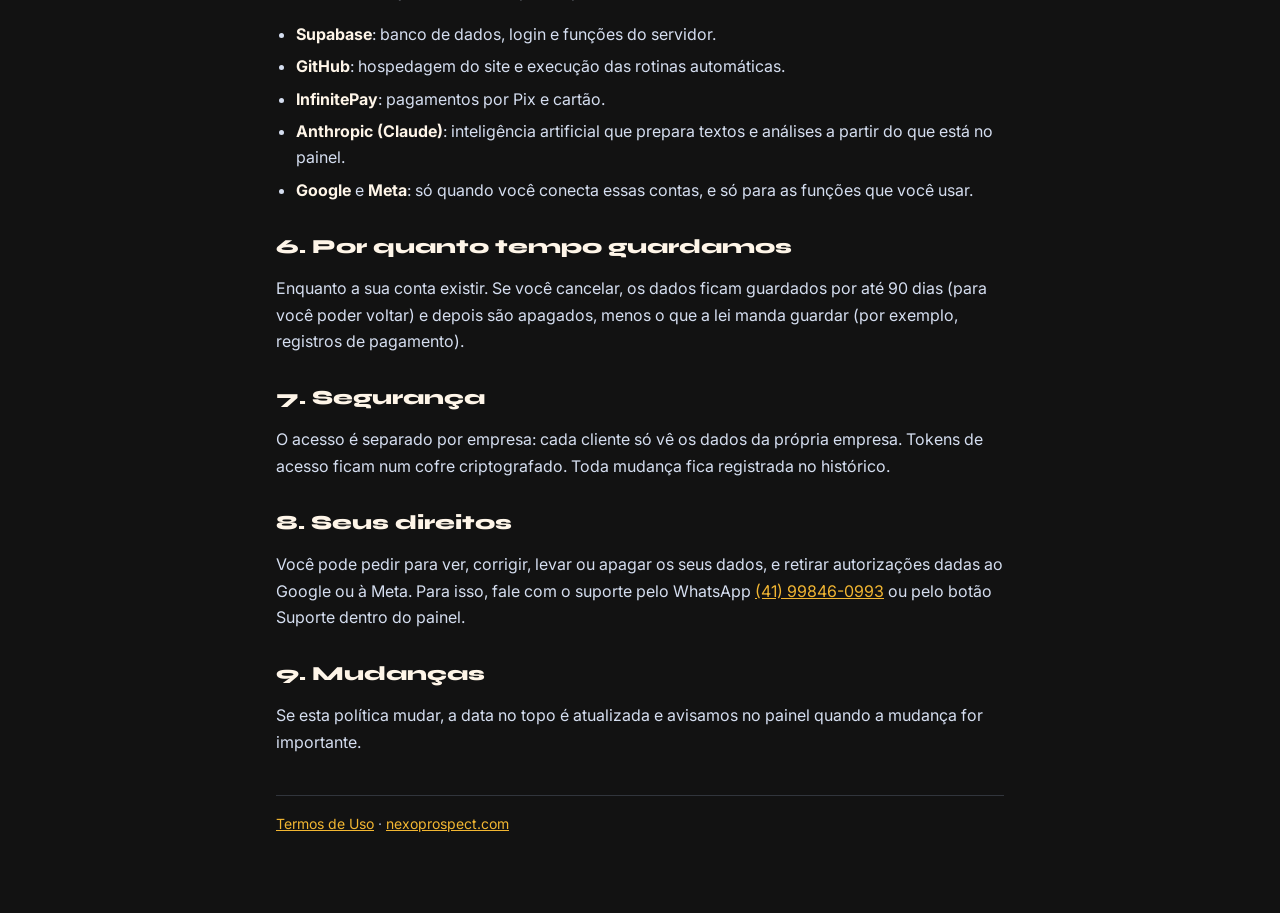
<file: privacidade.html>
<!doctype html>
<html lang="pt-BR">
<head>
<meta charset="utf-8">
<meta name="viewport" content="width=device-width, initial-scale=1">
<title>Política de Privacidade · NEXO Prospect</title>
<meta name="description" content="Como a NEXO Prospect coleta, usa, guarda e protege os seus dados.">
<link rel="icon" href="assets/nexo-marca.webp">
<link rel="preconnect" href="https://fonts.googleapis.com">
<link rel="preconnect" href="https://fonts.gstatic.com" crossorigin>
<link rel="stylesheet" href="https://fonts.googleapis.com/css2?family=Inter:wght@400;600;700&family=Syne:wght@700;800&display=swap">
<link rel="stylesheet" href="assets/legal.css?v=20261119a">
</head>
<body>
<main class="legal">
  <a class="voltar" href="./">← Voltar para a NEXO Prospect</a>
  <p class="eb">NEXO Prospect</p>
  <h1>Política de Privacidade</h1>
  <p class="data">Última atualização: 18 de novembro de 2026</p>

  <p>Esta política explica como a <b>NEXO Prospect</b> (painel em <a href="https://nexoprospect.com">nexoprospect.com</a>), mantida pela
  NEXO Design &amp; Automação, de Ricardo Monteiro, trata os dados de quem usa o painel. Seguimos a Lei Geral de Proteção de Dados (Lei 13.709/2018, LGPD).</p>

  <h2>1. Quais dados coletamos</h2>
  <ul>
    <li><b>Conta:</b> nome, e-mail e senha (a senha é guardada pelo serviço de login de forma criptografada; nós não temos acesso a ela).</li>
    <li><b>Empresa:</b> nome, responsável, WhatsApp, documento (CNPJ ou CPF, se informado) e e-mail de cobrança.</li>
    <li><b>Uso do painel:</b> o que é criado e alterado no painel (peças, buscas, clientes, tarefas) e um histórico de quem fez cada mudança.</li>
    <li><b>Contas conectadas:</b> quando você conecta o Instagram/Facebook (Meta) ou o Google, guardamos a autorização de acesso (token) num cofre criptografado e os dados básicos da conta conectada (nome do perfil, canal ou página).</li>
    <li><b>Pagamentos:</b> plano, valor, data e meio de pagamento (Pix ou cartão). Os dados do cartão e do Pix ficam com a InfinitePay; nós não recebemos o número do cartão.</li>
    <li><b>Empresas pesquisadas:</b> na área de Vendas, a equipe busca empresas em fontes públicas (site, perfil público, telefone e e-mail comerciais divulgados pela própria empresa).</li>
  </ul>

  <h2>2. Para que usamos</h2>
  <ul>
    <li>Criar e manter a sua conta e dar acesso ao painel.</li>
    <li>Fazer o que você pede no painel: preparar peças, publicar o que você aprovar, buscar empresas, organizar clientes e tarefas.</li>
    <li>Cobrar o plano escolhido e liberar o acesso depois do pagamento.</li>
    <li>Dar suporte e avisar sobre a sua conta (por exemplo, vencimento da mensalidade).</li>
  </ul>
  <p>Não vendemos dados. Nada é publicado, enviado ou pago em seu nome sem a sua aprovação no painel.</p>

  <h2>3. Dados do Google</h2>
  <p>Quando você usa "Entrar com Google", pedimos acesso ao YouTube, ao Perfil da Empresa, ao Planilhas e à Agenda da <b>sua</b> conta, só para as funções do painel que você ligar
  (por exemplo, enviar um vídeo aprovado para o seu canal ou ler as informações do seu Perfil da Empresa).</p>
  <p>O uso e a transferência, para qualquer outro aplicativo, das informações recebidas das APIs do Google seguem a
  <a href="https://developers.google.com/terms/api-services-user-data-policy" target="_blank" rel="noopener">Política de Dados do Usuário dos Serviços de API do Google</a>,
  incluindo os requisitos de Uso Limitado. Não usamos dados do Google para publicidade e não os usamos para treinar modelos de inteligência artificial.</p>

  <h2>4. Dados da Meta (Instagram e Facebook)</h2>
  <p>Quando você usa "Entrar com Facebook", pedimos as permissões para ler o seu perfil profissional do Instagram e a página ligada a ele, publicar o que você aprovar,
  ler e responder comentários e mensagens. Você pode remover o acesso a qualquer momento nas configurações da sua conta Meta (Integrações comerciais).</p>

  <h2>5. Com quem compartilhamos</h2>
  <p>Só com os serviços necessários para o painel funcionar:</p>
  <ul>
    <li><b>Supabase</b>: banco de dados, login e funções do servidor.</li>
    <li><b>GitHub</b>: hospedagem do site e execução das rotinas automáticas.</li>
    <li><b>InfinitePay</b>: pagamentos por Pix e cartão.</li>
    <li><b>Anthropic (Claude)</b>: inteligência artificial que prepara textos e análises a partir do que está no painel.</li>
    <li><b>Google</b> e <b>Meta</b>: só quando você conecta essas contas, e só para as funções que você usar.</li>
  </ul>

  <h2>6. Por quanto tempo guardamos</h2>
  <p>Enquanto a sua conta existir. Se você cancelar, os dados ficam guardados por até 90 dias (para você poder voltar) e depois são apagados,
  menos o que a lei manda guardar (por exemplo, registros de pagamento).</p>

  <h2>7. Segurança</h2>
  <p>O acesso é separado por empresa: cada cliente só vê os dados da própria empresa. Tokens de acesso ficam num cofre criptografado. Toda mudança fica registrada no histórico.</p>

  <h2>8. Seus direitos</h2>
  <p>Você pode pedir para ver, corrigir, levar ou apagar os seus dados, e retirar autorizações dadas ao Google ou à Meta. Para isso, fale com o suporte pelo
  WhatsApp <a href="https://wa.me/5541998460993" target="_blank" rel="noopener">(41) 99846-0993</a> ou pelo botão Suporte dentro do painel.</p>

  <h2>9. Mudanças</h2>
  <p>Se esta política mudar, a data no topo é atualizada e avisamos no painel quando a mudança for importante.</p>

  <p class="rodape"><a href="termos.html">Termos de Uso</a> · <a href="./">nexoprospect.com</a></p>
</main>
</body>
</html>
</file>
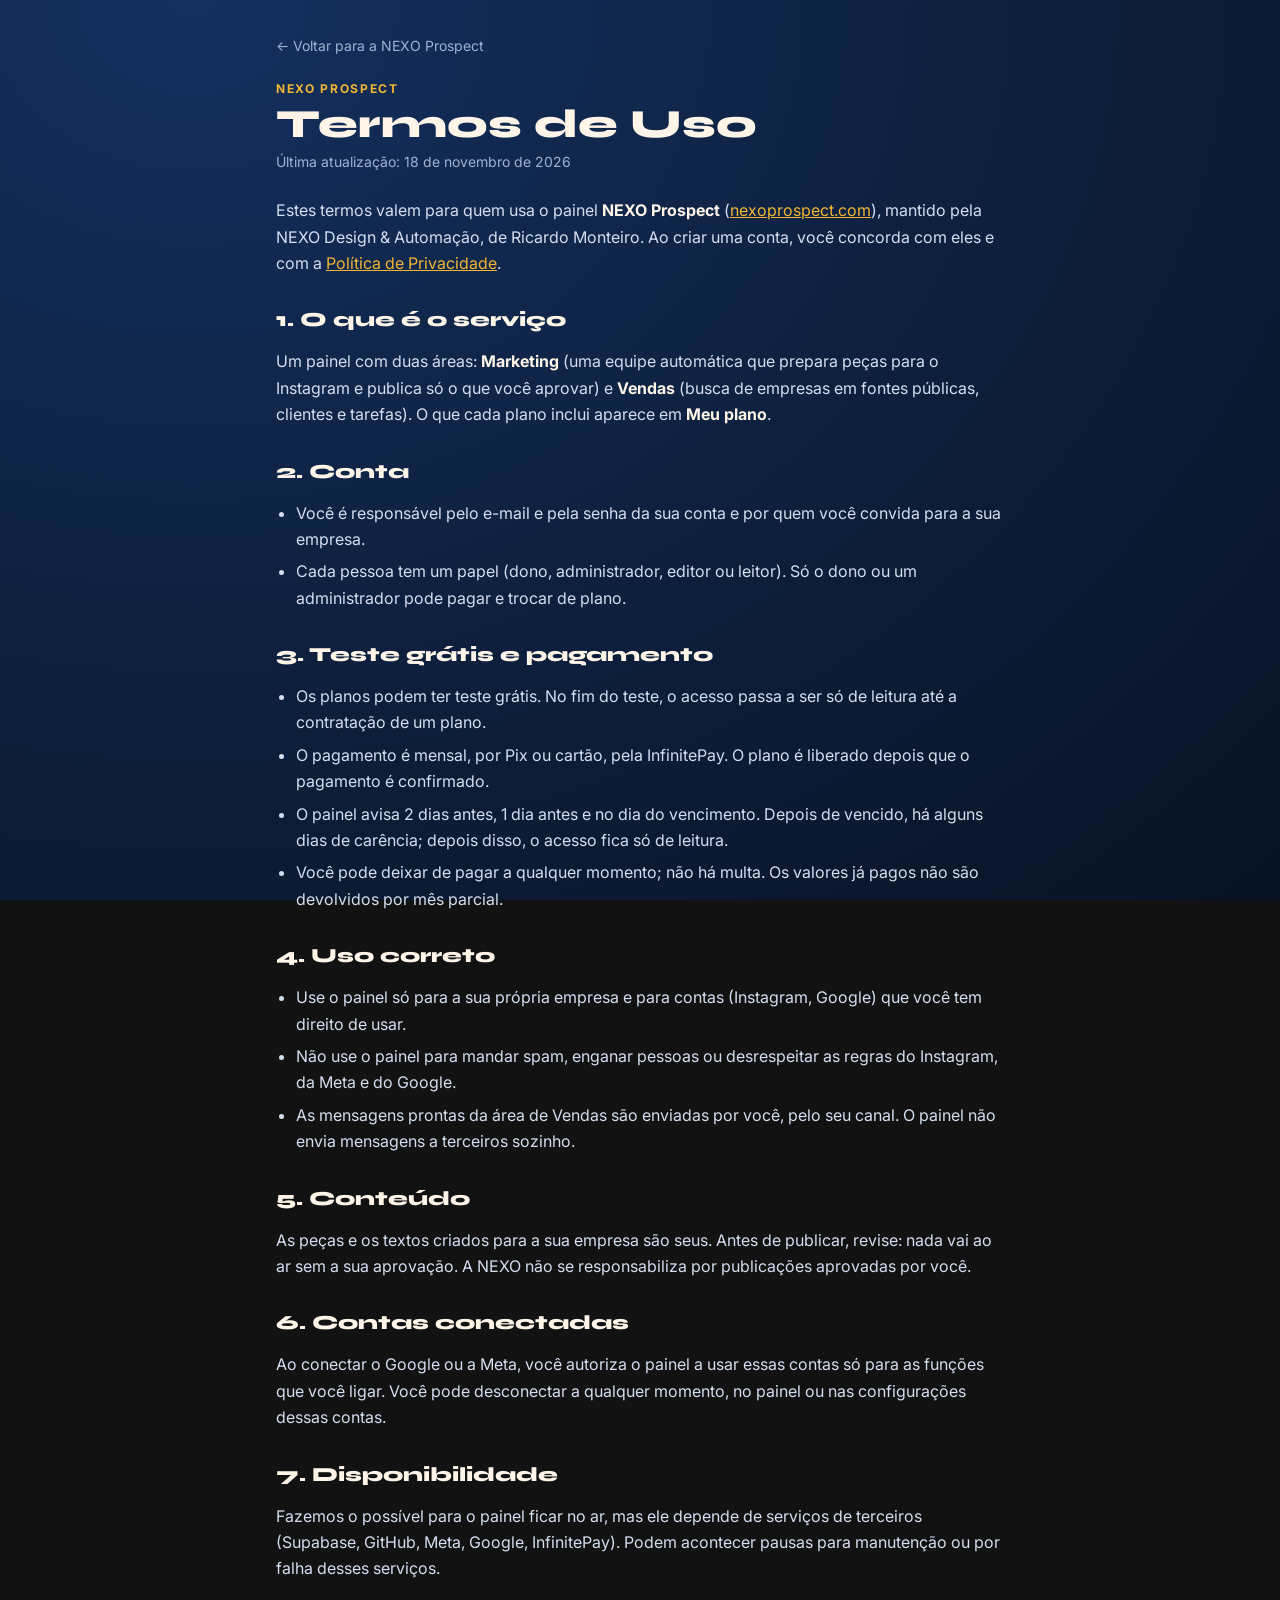
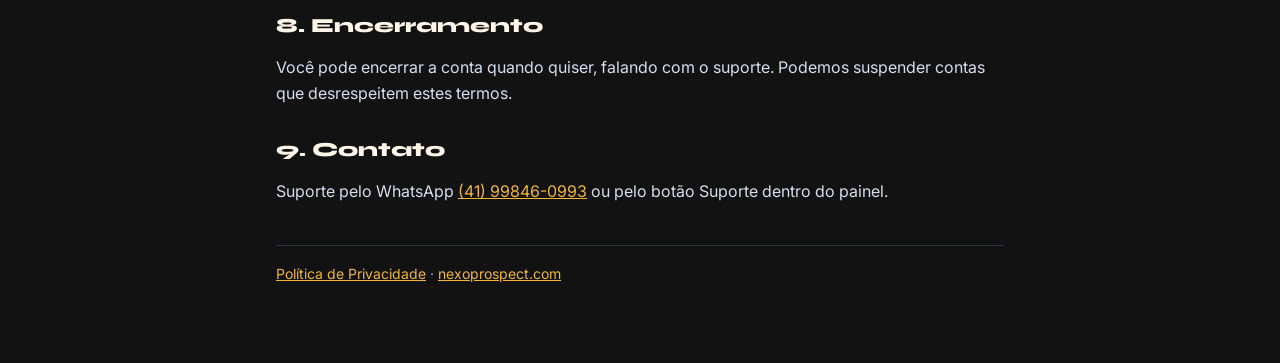
<file: termos.html>
<!doctype html>
<html lang="pt-BR">
<head>
<meta charset="utf-8">
<meta name="viewport" content="width=device-width, initial-scale=1">
<title>Termos de Uso · NEXO Prospect</title>
<meta name="description" content="Regras de uso do painel NEXO Prospect.">
<link rel="icon" href="assets/nexo-marca.webp">
<link rel="preconnect" href="https://fonts.googleapis.com">
<link rel="preconnect" href="https://fonts.gstatic.com" crossorigin>
<link rel="stylesheet" href="https://fonts.googleapis.com/css2?family=Inter:wght@400;600;700&family=Syne:wght@700;800&display=swap">
<link rel="stylesheet" href="assets/legal.css?v=20261119a">
</head>
<body>
<main class="legal">
  <a class="voltar" href="./">← Voltar para a NEXO Prospect</a>
  <p class="eb">NEXO Prospect</p>
  <h1>Termos de Uso</h1>
  <p class="data">Última atualização: 18 de novembro de 2026</p>

  <p>Estes termos valem para quem usa o painel <b>NEXO Prospect</b> (<a href="https://nexoprospect.com">nexoprospect.com</a>), mantido pela
  NEXO Design &amp; Automação, de Ricardo Monteiro. Ao criar uma conta, você concorda com eles e com a <a href="privacidade.html">Política de Privacidade</a>.</p>

  <h2>1. O que é o serviço</h2>
  <p>Um painel com duas áreas: <b>Marketing</b> (uma equipe automática que prepara peças para o Instagram e publica só o que você aprovar) e
  <b>Vendas</b> (busca de empresas em fontes públicas, clientes e tarefas). O que cada plano inclui aparece em <b>Meu plano</b>.</p>

  <h2>2. Conta</h2>
  <ul>
    <li>Você é responsável pelo e-mail e pela senha da sua conta e por quem você convida para a sua empresa.</li>
    <li>Cada pessoa tem um papel (dono, administrador, editor ou leitor). Só o dono ou um administrador pode pagar e trocar de plano.</li>
  </ul>

  <h2>3. Teste grátis e pagamento</h2>
  <ul>
    <li>Os planos podem ter teste grátis. No fim do teste, o acesso passa a ser só de leitura até a contratação de um plano.</li>
    <li>O pagamento é mensal, por Pix ou cartão, pela InfinitePay. O plano é liberado depois que o pagamento é confirmado.</li>
    <li>O painel avisa 2 dias antes, 1 dia antes e no dia do vencimento. Depois de vencido, há alguns dias de carência; depois disso, o acesso fica só de leitura.</li>
    <li>Você pode deixar de pagar a qualquer momento; não há multa. Os valores já pagos não são devolvidos por mês parcial.</li>
  </ul>

  <h2>4. Uso correto</h2>
  <ul>
    <li>Use o painel só para a sua própria empresa e para contas (Instagram, Google) que você tem direito de usar.</li>
    <li>Não use o painel para mandar spam, enganar pessoas ou desrespeitar as regras do Instagram, da Meta e do Google.</li>
    <li>As mensagens prontas da área de Vendas são enviadas por você, pelo seu canal. O painel não envia mensagens a terceiros sozinho.</li>
  </ul>

  <h2>5. Conteúdo</h2>
  <p>As peças e os textos criados para a sua empresa são seus. Antes de publicar, revise: nada vai ao ar sem a sua aprovação.
  A NEXO não se responsabiliza por publicações aprovadas por você.</p>

  <h2>6. Contas conectadas</h2>
  <p>Ao conectar o Google ou a Meta, você autoriza o painel a usar essas contas só para as funções que você ligar. Você pode desconectar a qualquer momento,
  no painel ou nas configurações dessas contas.</p>

  <h2>7. Disponibilidade</h2>
  <p>Fazemos o possível para o painel ficar no ar, mas ele depende de serviços de terceiros (Supabase, GitHub, Meta, Google, InfinitePay).
  Podem acontecer pausas para manutenção ou por falha desses serviços.</p>

  <h2>8. Encerramento</h2>
  <p>Você pode encerrar a conta quando quiser, falando com o suporte. Podemos suspender contas que desrespeitem estes termos.</p>

  <h2>9. Contato</h2>
  <p>Suporte pelo WhatsApp <a href="https://wa.me/5541998460993" target="_blank" rel="noopener">(41) 99846-0993</a> ou pelo botão Suporte dentro do painel.</p>

  <p class="rodape"><a href="privacidade.html">Política de Privacidade</a> · <a href="./">nexoprospect.com</a></p>
</main>
</body>
</html>
</file>
<file: portfolio/estilo.css>
/* ── Tokens: ajuste pela identidade visual do cliente ───────────────────── */
:root {
  --fundo: #000000;          /* MESMA cor usada nos prompts das imagens */
  --fundo-2: #0E0F11;
  --texto: #F2F3F5;
  --texto-suave: #A9AEB6;
  --acento: #C6CAD1;         /* prata da marca */
  --acento-texto: #050506;   /* texto sobre o acento */
  --linha: rgb(198 202 209 / 0.16);
  --painel: rgb(14 15 17 / 0.72);
  --mistura: lighten;        /* tema escuro: lighten | tema claro: multiply */

  --fonte-titulo: "Syne", "Segoe UI", system-ui, sans-serif;
  --fonte-texto: "Instrument Sans", "Segoe UI", system-ui, sans-serif;

  --raio: 18px;
  --gutter: clamp(16px, 4vw, 56px);
  --largura: 1240px;
  --ease: cubic-bezier(.2, .7, .1, 1);
}
/* Tema claro (marcas de luz, saúde, casamento etc.): troque os tokens assim
:root {
  --fundo: #f4efe7; --fundo-2: #ebe4d8; --texto: #1d1a16; --texto-suave: #5d564c;
  --linha: rgb(29 26 22 / .12); --painel: rgb(244 239 231 / .7); --mistura: multiply;
}
*/

*, *::before, *::after { box-sizing: border-box; }
html { scroll-behavior: smooth; -webkit-text-size-adjust: 100%; overflow-x: clip; }
body {
  margin: 0;
  background: var(--fundo);
  color: var(--texto);
  font: 400 clamp(16px, 1.05vw, 18px)/1.65 var(--fonte-texto);
  overflow-x: clip;
  -webkit-font-smoothing: antialiased;
}
/* Grão de filme: tira o aspecto "liso de IA" */
body::after {
  content: ""; position: fixed; inset: -50%; z-index: 90; pointer-events: none; opacity: .07;
  background-image: url("data:image/svg+xml,%3Csvg xmlns='http://www.w3.org/2000/svg' width='160' height='160'%3E%3Cfilter id='n'%3E%3CfeTurbulence type='fractalNoise' baseFrequency='.9' numOctaves='2' stitchTiles='stitch'/%3E%3C/filter%3E%3Crect width='100%25' height='100%25' filter='url(%23n)'/%3E%3C/svg%3E");
  animation: grao 1s steps(4) infinite;
}
@keyframes grao { 25% { transform: translate(-3%, 2%); } 50% { transform: translate(2%, -3%); } 75% { transform: translate(-2%, -1%); } }

img { max-width: 100%; display: block; }
a { color: inherit; }
h1, h2, h3 { font-family: var(--fonte-titulo); font-weight: 700; line-height: 1.08; margin: 0 0 .5em; letter-spacing: -.02em; text-wrap: balance; }
h1 { font-size: clamp(30px, 4.3vw, 62px); }
h2 { font-size: clamp(28px, 3.4vw, 48px); }
h3 { font-size: clamp(21px, 1.9vw, 28px); font-weight: 700; }
p { margin: 0 0 1em; color: var(--texto-suave); text-wrap: pretty; }

/* ── Topo ──────────────────────────────────────────────────────────────── */
.topo {
  position: fixed; inset: 0 0 auto; z-index: 50;
  display: flex; align-items: center; justify-content: space-between; gap: 16px;
  padding: 18px var(--gutter);
  transition: background .4s var(--ease), backdrop-filter .4s;
}
.topo.rolou { background: rgb(0 0 0 / .72); backdrop-filter: blur(14px); -webkit-backdrop-filter: blur(14px); }
.marca { text-decoration: none; display: flex; align-items: center; }
.marca-logo { height: 34px; width: auto; }
.marca-texto { font-family: var(--fonte-texto); font-weight: 400; font-size: 15px; letter-spacing: .42em; color: #fff; }
.menu { display: flex; gap: 28px; align-items: center; font-size: 14px; letter-spacing: .04em; }
.menu a { text-decoration: none; opacity: .8; transition: opacity .3s; }
.menu a:hover { opacity: 1; }
.menu-cta { border: 1px solid var(--linha); padding: 9px 16px; border-radius: 999px; opacity: 1 !important; }
@media (max-width: 760px) { .menu a:not(.menu-cta) { display: none; } }

/* ── Abertura cinematográfica ──────────────────────────────────────────── */
.cine { position: relative; height: var(--altura, 400vh); }
.cine-palco { position: sticky; top: 0; height: 100vh; height: 100svh; overflow: hidden; }
.cine-canvas { position: absolute; inset: 0; width: 100%; height: 100%; }
.cine-vinheta {
  position: absolute; inset: 0; pointer-events: none;
  background:
    radial-gradient(120% 90% at 50% 45%, transparent 55%, rgb(0 0 0 / .45) 100%),
    linear-gradient(to bottom, transparent 70%, var(--fundo) 100%);
}
.momento {
  position: absolute; inset: auto var(--gutter) 12vh; max-width: 640px;
  opacity: 0; transform: translateY(24px); filter: blur(6px);
  transition: opacity .7s var(--ease), transform .9s var(--ease), filter .7s var(--ease);
  pointer-events: none;
}
.momento.ativo { opacity: 1; transform: none; filter: none; pointer-events: auto; }
.momento--direita { left: auto; right: var(--gutter); }
.momento--centro { left: 50%; right: auto; transform: translate(-50%, 24px); text-align: center; width: min(640px, calc(100% - 2 * var(--gutter))); }
.momento--centro.ativo { transform: translate(-50%, 0); }
.titulo-abertura { margin-bottom: .3em; }
.apoio { font-size: clamp(16px, 1.3vw, 20px); margin: 0; }
.destaque { font-family: var(--fonte-titulo); font-weight: 600; font-size: clamp(22px, 2.4vw, 36px); line-height: 1.2; color: var(--texto); margin: 0 0 .6em; }
.destaque:last-child { margin: 0; }
.cine-dica {
  position: absolute; bottom: 28px; left: 50%; transform: translateX(-50%);
  display: grid; justify-items: center; gap: 8px; font-size: 11px; letter-spacing: .3em; text-transform: uppercase; opacity: .6;
  transition: opacity .5s;
}
.cine-dica span { width: 1px; height: 38px; background: linear-gradient(var(--texto), transparent); animation: dica 2s var(--ease) infinite; }
@keyframes dica { 0% { transform: scaleY(0); transform-origin: top; } 50% { transform: scaleY(1); transform-origin: top; } 51% { transform-origin: bottom; } 100% { transform: scaleY(0); transform-origin: bottom; } }
.cine.andou .cine-dica { opacity: 0; }

/* ── Painéis (todo texto mora num painel) ──────────────────────────────── */
.painel {
  position: relative;
  background: var(--painel);
  border: 1px solid var(--linha);
  border-radius: var(--raio);
  padding: clamp(24px, 3.2vw, 48px);
  backdrop-filter: blur(18px) saturate(1.1);
  -webkit-backdrop-filter: blur(18px) saturate(1.1);
}
.painel--vidro { background: rgb(0 0 0 / .46); }
.painel > :last-child { margin-bottom: 0; }
.rotulo { display: block; font-size: 12px; letter-spacing: .3em; color: var(--acento); margin-bottom: 18px; }

/* ── Seções ────────────────────────────────────────────────────────────── */
.secao {
  position: relative; isolation: isolate; overflow: clip;
  min-height: 100vh; padding: 18vh var(--gutter);
  display: grid; align-content: center;
}
.secao-grade { width: 100%; max-width: var(--largura); margin: 0 auto; display: grid; grid-template-columns: minmax(0, 560px) 1fr; }
.secao-grade--direita { grid-template-columns: 1fr minmax(0, 560px); }
.secao-grade--direita > .painel { grid-column: 2; }
.secao--larga { gap: 28px; justify-items: center; }
.painel--cabecalho { width: 100%; max-width: var(--largura); }
.cartoes { width: 100%; max-width: var(--largura); display: grid; grid-template-columns: repeat(auto-fit, minmax(260px, 1fr)); gap: 20px; }
.cartao h3 { margin-bottom: .4em; }
.cartao { transition: transform .5s var(--ease), border-color .5s; }
.cartao:hover { transform: translateY(-4px); border-color: color-mix(in srgb, var(--acento) 50%, transparent); }
.passos { list-style: none; margin: 8px 0 0; padding: 0; counter-reset: p; display: grid; gap: 22px; }
.passos li { counter-increment: p; display: grid; grid-template-columns: 42px 1fr; column-gap: 12px; }
.passos li::before { content: counter(p, decimal-leading-zero); grid-row: span 2; font-family: var(--fonte-titulo); color: var(--acento); font-size: 22px; }
.passos strong { font-weight: 600; }
.passos span { color: var(--texto-suave); }

/* ── Arte: imagens fundidas ao fundo (nunca retângulo com borda) ───────── */
.arte {
  position: absolute; z-index: -1; pointer-events: none;
  object-fit: cover; mix-blend-mode: var(--mistura);
  -webkit-mask-composite: source-in; mask-composite: intersect;
}
.arte--direita, .arte--esquerda { top: 0; bottom: 0; width: 64vw; height: 100%; }
.arte--direita {
  right: 0;
  -webkit-mask-image: linear-gradient(to left, #000 38%, transparent 96%), linear-gradient(to bottom, transparent, #000 18%, #000 80%, transparent);
          mask-image: linear-gradient(to left, #000 38%, transparent 96%), linear-gradient(to bottom, transparent, #000 18%, #000 80%, transparent);
}
.arte--esquerda {
  left: 0;
  -webkit-mask-image: linear-gradient(to right, #000 38%, transparent 96%), linear-gradient(to bottom, transparent, #000 18%, #000 80%, transparent);
          mask-image: linear-gradient(to right, #000 38%, transparent 96%), linear-gradient(to bottom, transparent, #000 18%, #000 80%, transparent);
}
.arte--fundo {
  inset: 0; width: 100%; height: 100%; opacity: .5;
  /* closest-side: a elipse zera exatamente na borda, então nunca sobra linha reta */
  -webkit-mask-image: radial-gradient(closest-side, #000 35%, transparent 100%), linear-gradient(to bottom, transparent, #000 22%, #000 78%, transparent);
          mask-image: radial-gradient(closest-side, #000 35%, transparent 100%), linear-gradient(to bottom, transparent, #000 22%, #000 78%, transparent);
}
.arte--suave { opacity: .32; }
/* Parallax leve aplicado pelo app.js */
.arte[data-parallax] { will-change: transform; }

/* ── Contato ───────────────────────────────────────────────────────────── */
.secao--contato { justify-items: center; }
.painel--form { width: 100%; max-width: 760px; }
.form { display: grid; grid-template-columns: 1fr 1fr; gap: 16px; margin-top: 24px; }
.campo { display: grid; gap: 6px; }
.campo--inteiro { grid-column: 1 / -1; }
.campo label { font-size: 13px; letter-spacing: .04em; color: var(--texto-suave); }
.campo input, .campo textarea {
  width: 100%; font: inherit; color: var(--texto);
  background: rgb(255 255 255 / .04); border: 1px solid var(--linha); border-radius: 12px;
  padding: 14px 16px; transition: border-color .3s, background .3s; resize: vertical;
}
.campo input:focus, .campo textarea:focus { outline: none; border-color: var(--acento); background: rgb(255 255 255 / .07); }
.campo.erro input { border-color: #d9776b; }
.pote { position: absolute; left: -9999px; }
.form-status { min-height: 1.4em; margin: 0; font-size: 14px; }
.form-status.ok { color: var(--acento); }
.form-status.falha { color: #e39a90; }
@media (max-width: 640px) { .form { grid-template-columns: 1fr; } }

/* ── Botões ────────────────────────────────────────────────────────────── */
.botao {
  display: inline-flex; align-items: center; justify-content: center; gap: 10px;
  font: 600 15px/1 var(--fonte-texto); letter-spacing: .02em; text-decoration: none; cursor: pointer;
  color: var(--acento-texto); background: var(--acento); border: 0; border-radius: 999px;
  padding: 17px 30px; transition: transform .4s var(--ease), filter .3s;
}
.botao:hover { transform: translateY(-2px); filter: brightness(1.08); }
.botao[disabled] { opacity: .6; cursor: progress; }

/* ── WhatsApp flutuante ────────────────────────────────────────────────── */
.whats {
  position: fixed; right: max(16px, env(safe-area-inset-right)); bottom: max(18px, env(safe-area-inset-bottom)); z-index: 60;
  width: 58px; height: 58px; border-radius: 50%; display: grid; place-items: center;
  background: #25d366; color: #fff; box-shadow: 0 10px 30px rgb(0 0 0 / .35);
  transform: scale(0); transition: transform .5s var(--ease);
}
.whats.visivel { transform: scale(1); }
.whats:hover { transform: scale(1.07); }
.whats svg { width: 30px; height: 30px; }
.whats::after { content: ""; position: absolute; inset: 0; border-radius: 50%; border: 2px solid #25d366; animation: pulso 2.6s ease-out infinite; }
@keyframes pulso { from { transform: scale(1); opacity: .7; } to { transform: scale(1.6); opacity: 0; } }

/* ── Rodapé ────────────────────────────────────────────────────────────── */
.rodape { padding: 0 var(--gutter) 40px; }
.rodape-painel { max-width: var(--largura); margin: 0 auto; display: flex; flex-wrap: wrap; gap: 12px 32px; align-items: center; justify-content: space-between; font-size: 14px; color: var(--texto-suave); padding: 24px 32px; }

/* ── Revelar ao rolar ──────────────────────────────────────────────────── */
.revelar { opacity: 0; transform: translateY(40px); transition: opacity 1s var(--ease), transform 1.2s var(--ease); }
.revelar.visto { opacity: 1; transform: none; }

/* ── Celular ───────────────────────────────────────────────────────────── */
@media (max-width: 860px) {
  .secao { padding: 14vh var(--gutter); min-height: auto; }
  .secao-grade, .secao-grade--direita { grid-template-columns: 1fr; }
  .secao-grade--direita > .painel { grid-column: 1; }
  .arte--direita, .arte--esquerda { left: 0; right: 0; width: 100%; height: 70%; opacity: .55;
    -webkit-mask-image: linear-gradient(to bottom, transparent, #000 25%, #000 55%, transparent);
            mask-image: linear-gradient(to bottom, transparent, #000 25%, #000 55%, transparent); }
  .momento, .momento--direita { left: var(--gutter); right: var(--gutter); bottom: 10vh; }
}

@media (prefers-reduced-motion: reduce) {
  *, *::before, *::after { animation: none !important; transition: none !important; }
  /* A abertura continua acompanhando a rolagem (é o visitante que move); só as animações automáticas param. */
  .revelar { opacity: 1; transform: none; }
  .momento { filter: none; }
}

/* ══ NEXO: preto e prata escovada; a cor vem só das telas dos projetos ════ */
:root { --metal: linear-gradient(100deg, #F6F7F9 0%, #A4A9B1 26%, #F0F2F4 50%, #868B94 76%, #DCDFE4 100%); }
:focus-visible { outline: 2px solid #fff; outline-offset: 3px; border-radius: 4px; }
h1, h2 { background: var(--metal); -webkit-background-clip: text; background-clip: text; color: transparent; }
.marca { gap: 12px; }
.marca-logo { height: 34px; width: 34px; border-radius: 50%; }
.botao { background: var(--metal); }
.botao--linha { background: none; color: #fff; border: 1px solid #4A4E56; }
.botao--linha:hover { border-color: var(--acento); }
.menu-cta { color: #fff; }
.rotulo { font-family: var(--fonte-titulo); }

/* Sem a abertura em vídeo: uma tela só, com o primeiro momento e o botão */
.so-sem-filme { display: none; margin-top: 22px; }
.cine.sem-filme { height: 100svh; }
.cine.sem-filme .cine-vinheta + .momento { opacity: 1; transform: none; filter: none; pointer-events: auto; top: 50%; bottom: auto; translate: 0 -50%; max-width: 760px; }
.cine.sem-filme .so-sem-filme { display: inline-flex; }
.cine.sem-filme .cine-palco { background: radial-gradient(70% 60% at 70% 40%, #1B1D21 0%, #000 70%); }

/* Projetos */
.secao--projetos { align-content: start; gap: 22px; }
.projeto {
  width: 100%; max-width: var(--largura); scroll-margin-top: 90px;
  display: grid; grid-template-columns: repeat(12, minmax(0, 1fr)); gap: clamp(22px, 3.5vw, 52px); align-items: center;
  padding: clamp(18px, 2.6vw, 38px);
}
.projeto-midia { grid-column: span 7; }
.projeto-texto { grid-column: span 5; }
.projeto--vertical .projeto-midia { grid-column: span 5; display: flex; gap: 14px; justify-content: center; }
.projeto--vertical .projeto-texto { grid-column: span 7; }
.projeto--inverso .projeto-midia { order: 2; }
.tela { border-radius: 12px; overflow: hidden; background: #191B1F; border: 1px solid #3A3D44; }
.tela video { display: block; width: 100%; height: auto; }
.tela--v { border-radius: 20px; width: min(100%, 290px); }
.tela--45 { border-radius: 16px; width: min(100%, 370px); }
.projeto-midia--dupla .tela--v { width: min(50%, 250px); }
.projeto h3 { margin-bottom: .25em; color: #fff; }
.projeto-tipo { color: var(--texto-suave); margin-bottom: 0; }
.projeto ul { list-style: none; margin: 18px 0 0; padding: 0; }
.projeto li { position: relative; padding: 9px 0 9px 22px; border-top: 1px solid var(--linha); color: var(--texto); font-size: .96em; }
.projeto li::before { content: ""; position: absolute; left: 0; top: 1.25em; width: 10px; height: 2px; background: var(--metal); }
.projeto-serve { margin: 18px 0 0; font-size: .95em; }
.projeto-serve b { color: var(--texto); font-weight: 600; }

/* O que desenvolvemos */
.servicos { list-style: none; margin: 26px 0 0; padding: 0; border-top: 1px solid var(--linha); }
.servicos li { display: grid; grid-template-columns: minmax(0, .9fr) minmax(0, 1.5fr) minmax(0, .8fr); gap: 8px 28px; align-items: baseline; padding: 16px 0; border-bottom: 1px solid var(--linha); }
.servicos li:last-child { border-bottom: 0; padding-bottom: 0; }
.servicos strong { font: 600 1.06em var(--fonte-titulo); color: #fff; }
.servicos span { color: var(--texto-suave); }
.servicos .exemplo { font-size: .9em; text-align: right; }
.servicos a, .pacote a { color: var(--acento); text-underline-offset: 3px; }
.servicos a:hover, .pacote a:hover { color: #fff; }

/* Por segmento */
.segmentos { width: 100%; border-collapse: collapse; margin-top: 22px; }
.segmentos th { text-align: left; font: 600 .86em var(--fonte-texto); color: var(--texto-suave); padding: 0 22px 12px 0; border-bottom: 1px solid var(--linha); }
.segmentos td { padding: 15px 22px 15px 0; border-bottom: 1px solid var(--linha); vertical-align: top; color: var(--texto-suave); }
.segmentos tr:last-child td { border-bottom: 0; padding-bottom: 0; }
.segmentos td:first-child { font: 600 1.04em var(--fonte-titulo); color: #fff; width: 26%; }
.segmentos td:nth-child(2) { width: 34%; }
.segmentos td:last-child { padding-right: 0; color: var(--texto); }

/* O que muda */
.mudancas { margin: 22px 0 0; }
.mudancas dt { font: 600 1.08em var(--fonte-titulo); color: #fff; padding-top: 16px; border-top: 1px solid var(--linha); }
.mudancas dd { margin: 6px 0 16px; color: var(--texto-suave); }
.mudancas dd:last-child { margin-bottom: 0; }

/* Como contratar */
.pacotes { display: grid; grid-template-columns: repeat(3, minmax(0, 1fr)); gap: 0; margin-top: 26px; border-top: 1px solid var(--linha); border-bottom: 1px solid var(--linha); }
.pacote { padding: 26px 26px 26px 0; display: flex; flex-direction: column; }
.pacote + .pacote { padding-left: 26px; border-left: 1px solid var(--linha); }
.pacote h3 { color: #fff; margin-bottom: .3em; }
.pacote .para { font-size: .95em; }
.pacote ul { list-style: none; margin: 4px 0 0; padding: 0; }
.pacote li { padding: 4px 0; color: var(--texto); font-size: .95em; }
.pacote .base { margin: auto 0 0; padding-top: 18px; font-size: .9em; }
.passos--linha { grid-template-columns: repeat(4, minmax(0, 1fr)); gap: 22px; margin-top: 28px; }
.passos--linha li { grid-template-columns: 1fr; }
.passos--linha li::before { grid-row: auto; content: counter(p); font-weight: 700; font-size: 26px; background: var(--metal); -webkit-background-clip: text; background-clip: text; color: transparent; }
.passos strong { color: #fff; }

/* Convite */
.painel--convite { text-align: center; }
.convite-logo { width: clamp(96px, 11vw, 140px); height: auto; margin: 0 auto 22px; border-radius: 50%; box-shadow: 0 0 0 1px #3A3D44; }
.painel--convite p { max-width: 34em; margin-inline: auto; }
.convite-acoes { display: flex; flex-wrap: wrap; gap: 12px; justify-content: center; margin: 26px 0 18px; }
.convite-numero { font-size: .95em; }
.rodape-nota { flex-basis: 100%; margin: 0; font-size: 12.5px; line-height: 1.5; }

@media (max-width: 860px) {
  .projeto { grid-template-columns: 1fr; }
  .projeto-midia, .projeto-texto, .projeto--vertical .projeto-midia, .projeto--vertical .projeto-texto { grid-column: auto; }
  .projeto--inverso .projeto-midia { order: 0; }
  .servicos li { grid-template-columns: 1fr; gap: 4px; }
  .servicos .exemplo { text-align: left; }
  .segmentos, .segmentos tbody, .segmentos tr, .segmentos td { display: block; width: auto !important; }
  .segmentos thead { display: none; }
  .segmentos tr { padding: 16px 0; border-bottom: 1px solid var(--linha); }
  .segmentos tr:last-child { border-bottom: 0; padding-bottom: 0; }
  .segmentos td { padding: 0; border: 0; }
  .segmentos td + td { margin-top: 5px; }
  .segmentos td:nth-child(2)::before { content: "Hoje: "; }
  .segmentos td:nth-child(3)::before { content: "Com a NEXO: "; color: var(--texto-suave); }
  .pacotes { grid-template-columns: 1fr; }
  .pacote, .pacote + .pacote { padding: 22px 0; border-left: 0; }
  .pacote + .pacote { border-top: 1px solid var(--linha); }
  .passos--linha { grid-template-columns: repeat(2, minmax(0, 1fr)); }
  .marca-texto { display: none; }
}
@media (max-width: 480px) {
  .convite-acoes .botao { width: 100%; }
  .passos--linha { grid-template-columns: 1fr; }
}

/* A cabeça da onça fica do lado direito da imagem: mantém o rosto à vista */
#beneficios .arte { object-position: 88% 50%; }

/* Data da última atualização do portfólio */
.atualizado { font-size: .9em; margin-top: -.4em; }


/* Com 5 links o menu não cabe em telas médias: abaixo de 1040 px fica só o botão */
@media (max-width: 1040px) { .menu a:not(.menu-cta) { display: none; } }

/* ── Apps em abas (21/11/2026) ────────────────────────────────────────── */
.abas { width: 100%; min-width: 0; max-width: min(var(--largura), 100%); margin-top: 24px; display: flex; flex-direction: column; gap: 24px; }
.abas-barra { display: flex; gap: 8px; max-width: 100%; min-width: 0; overflow-x: auto; scrollbar-width: thin; padding-bottom: 4px; }
.aba { flex: none; font: 600 14px/1 var(--fonte-texto); color: var(--texto-suave); background: none; border: 1px solid var(--linha);
  border-radius: 999px; padding: 12px 18px; cursor: pointer; transition: color .25s, border-color .25s, background .25s; }
.aba:hover { color: var(--texto); border-color: var(--acento); }
.aba[aria-selected="true"] { color: var(--acento-texto); background: var(--acento); border-color: var(--acento); }
.aba:focus-visible, .abas-quadro .botao:focus-visible { outline: 2px solid var(--acento); outline-offset: 3px; }
.abas-quadro { display: grid; grid-template-columns: minmax(0, 1.1fr) minmax(0, 1fr); gap: clamp(20px, 3vw, 40px); align-items: center; }
.abas-quadro[hidden] { display: none; }
.abas-capa { width: 100%; aspect-ratio: 16 / 10; object-fit: cover; border-radius: calc(var(--raio) - 6px); border: 1px solid var(--linha); background: var(--fundo-2); }
.abas-texto { display: flex; flex-direction: column; align-items: flex-start; gap: 14px; min-width: 0; }
.abas-texto h3 { margin: 0; }
.abas-texto p { margin: 0; }
.abas-serve { color: var(--texto-suave); font-size: 15px; }
.abas-endereco { font-size: 13px; color: var(--texto-suave); overflow-wrap: anywhere; }
@media (max-width: 760px) { .abas-quadro { grid-template-columns: 1fr; } }
@media (prefers-reduced-motion: reduce) { .aba { transition: none; } }
#apps > .painel { min-width: 0; max-width: min(var(--largura), 100%); }

/* ── Entrada do NEXO Prospect no cabeçalho dos apps (21/11/2026) ─────────── */
.apps-cabecalho { display: flex; flex-wrap: wrap; align-items: center; justify-content: space-between; gap: 20px; }
.apps-cabecalho > div { min-width: 0; }
.prospect-acesso { display: inline-flex; align-items: center; gap: 14px; text-decoration: none; color: var(--texto);
  border: 1px solid var(--linha); border-radius: var(--raio); padding: 14px 20px 14px 14px; background: rgb(255 255 255 / .03);
  transition: border-color .25s, transform .4s var(--ease), background .25s; }
.prospect-acesso:hover { border-color: var(--acento); background: rgb(255 255 255 / .06); transform: translateY(-2px); }
.prospect-acesso:focus-visible { outline: 2px solid var(--acento); outline-offset: 3px; }
.prospect-acesso img { width: 52px; height: 52px; border-radius: 12px; object-fit: contain; flex: none; }
.prospect-acesso span { display: flex; flex-direction: column; gap: 2px; font: 600 18px/1.15 var(--fonte-titulo); letter-spacing: .04em; }
.prospect-acesso b { font-weight: 700; letter-spacing: .18em; }
.prospect-acesso small { font: 500 13px/1.3 var(--fonte-texto); color: var(--texto-suave); letter-spacing: 0; margin-top: 4px; }
@media (prefers-reduced-motion: reduce) { .prospect-acesso { transition: none; } }

/* ══ 26/11/2026: destaques, o que a NEXO faz, produtos e rodapé com as frentes ══ */

/* Selos da ficha: o que o projeto é e de quando */
.projeto-selos { display: flex; flex-wrap: wrap; gap: 8px; margin: 0 0 14px; }
.selo { font: 600 12px/1 var(--fonte-texto); letter-spacing: .06em; text-transform: uppercase; color: var(--acento-texto); background: var(--metal); border-radius: 999px; padding: 7px 12px; }
.selo--data { color: var(--texto-suave); background: none; border: 1px solid var(--linha); }
.projeto-abrir { margin-top: 20px; padding: 13px 22px; font-size: 14px; }

/* Ficha em destaque: borda de prata e título maior */
.projeto--destaque { border-color: rgb(198 202 209 / .42); background: rgb(18 19 22 / .82); }
.projeto--destaque h3 { font-size: clamp(26px, 2.7vw, 40px); }

/* O que a NEXO faz */
.subtitulo { margin: 34px 0 0; font-size: clamp(18px, 1.5vw, 22px); letter-spacing: 0; color: #fff; }
.subtitulo--primeiro { margin-top: 0; }
.subtitulo + .servicos { margin-top: 14px; }
.servicos-acao { margin: 28px 0 0; }

/* Produtos prontos: quatro cartões que são o próprio link */
.produtos { list-style: none; margin: 22px 0 0; padding: 0; display: grid; grid-template-columns: repeat(4, minmax(0, 1fr)); gap: 16px; }
.produtos a { height: 100%; display: flex; flex-direction: column; gap: 10px; padding: 22px; text-decoration: none;
  border: 1px solid var(--linha); border-radius: calc(var(--raio) - 4px); background: rgb(255 255 255 / .03);
  transition: border-color .25s, background .25s, transform .4s var(--ease); }
.produtos a:hover { border-color: var(--acento); background: rgb(255 255 255 / .06); transform: translateY(-2px); }
.produtos a:focus-visible { outline: 2px solid var(--acento); outline-offset: 3px; }
.produtos strong { font: 600 1.12em var(--fonte-titulo); color: #fff; }
.produtos span { color: var(--texto-suave); font-size: .95em; line-height: 1.5; }
.produtos .produto-acao { margin-top: auto; padding-top: 8px; font-weight: 600; font-size: .9em; color: var(--acento); }
.produtos a:hover .produto-acao { color: #fff; }
@media (max-width: 1040px) { .produtos { grid-template-columns: repeat(2, minmax(0, 1fr)); } }
@media (max-width: 560px) { .produtos { grid-template-columns: 1fr; } }
@media (prefers-reduced-motion: reduce) { .produtos a { transition: none; } }

/* Rodapé: marca, as quatro frentes, nota e, no fim, o login master discreto */
.rodape-marca { display: flex; flex-wrap: wrap; gap: 6px 20px; align-items: center; min-height: 44px; }
/* No celular o botão do WhatsApp fica por cima do canto: o rodapé ganha folga para o "Login master" continuar clicável */
@media (max-width: 860px) { .rodape { padding-bottom: 96px; } }
.rodape-frentes { display: flex; flex-wrap: wrap; gap: 4px 22px; }
.rodape-frentes a { display: inline-flex; align-items: center; min-height: 44px; color: var(--texto); text-decoration: none; }
.rodape-frentes a:hover { color: #fff; text-decoration: underline; text-underline-offset: 4px; }
.rodape-fim { flex-basis: 100%; display: flex; justify-content: space-between; align-items: center; gap: 16px; font-size: 12.5px; }
.login-master { display: inline-flex; align-items: center; min-height: 44px; color: #7C828B; text-decoration: none; font-size: 12px; }
.login-master:hover, .login-master:focus-visible { color: var(--texto); }

/* Revisão de interface (26/11/2026) */
html { color-scheme: dark; }
a, button { touch-action: manipulation; }
/* Link para pular a abertura: só aparece quando recebe o foco do teclado */
.pular { position: fixed; left: 16px; top: 12px; z-index: 100; padding: 12px 18px; border-radius: 999px; background: var(--acento); color: var(--acento-texto);
  font: 600 14px/1 var(--fonte-texto); text-decoration: none; transform: translateY(-200%); }
.pular:focus { transform: none; }

/* ══ QUEM FAZ (26/11/2026): nome gigante, palavra atrás da foto recortada e números, em preto e prata ══ */
.quem { padding-top: 12vh; padding-bottom: 12vh; justify-items: center; }
.quem-palco {
  position: relative; width: 100%; max-width: var(--largura); min-height: min(86vh, 780px);
  display: grid; grid-template-columns: minmax(0, 1fr) minmax(0, 1.05fr) minmax(0, .8fr); grid-template-rows: auto 1fr; gap: 0 clamp(16px, 2.5vw, 40px);
}
/* a palavra: atrás de tudo. O padding de cima dá lugar ao acento do "Ó" (o degradê só pinta dentro da caixa). */
.quem-palavra {
  position: absolute; z-index: 0; left: 50%; top: 5%; transform: translateX(-50%); margin: 0; padding: .24em .04em 0; white-space: nowrap; pointer-events: none; user-select: none;
  font: 400 clamp(64px, 20.5vw, 262px)/.9 "Anton", "Arial Narrow", Impact, sans-serif; letter-spacing: .01em; text-transform: uppercase;
  background: linear-gradient(180deg, #D9DDE3 0%, #8E939B 46%, #2C2E33 100%); -webkit-background-clip: text; background-clip: text; color: transparent; opacity: .62;
}
/* a foto recortada: na frente da palavra, apoiada no chão da seção e sumindo no preto */
.quem-foto {
  position: absolute; z-index: 1; left: 50%; bottom: 0; transform: translateX(-50%); height: 92%; width: auto; max-width: none;
  filter: grayscale(.2) contrast(1.05);
  -webkit-mask-image: linear-gradient(to bottom, #000 74%, transparent 100%); mask-image: linear-gradient(to bottom, #000 74%, transparent 100%);
}
.quem-papel, .quem-disponivel { position: relative; z-index: 2; margin: 0; font-size: 12px; letter-spacing: .14em; text-transform: uppercase; color: var(--texto-suave); }
.quem-papel { grid-column: 1; display: grid; gap: 4px; }
.quem-papel b { color: var(--texto); font-weight: 600; }
.quem-disponivel { grid-column: 3; justify-self: end; width: max-content; white-space: nowrap; display: inline-flex; align-items: center; gap: 10px; }
.quem-disponivel i { width: 7px; height: 7px; border-radius: 50%; background: var(--acento); flex: none; }
.quem-texto { position: relative; z-index: 2; grid-column: 1; grid-row: 2; align-self: end; padding-bottom: 5%; max-width: 25em; }
.quem-ola { margin: 0 0 2px; font: italic 400 clamp(22px, 2.3vw, 34px)/1 var(--fonte-texto); color: var(--texto); }
/* width: max-content faz a caixa cobrir o nome inteiro (o degradê prata não pinta o que vaza da caixa) */
.quem-nome { margin: 0 0 .12em; width: max-content; padding-top: .04em; white-space: nowrap; font: 400 clamp(60px, 8.2vw, 118px)/.94 "Anton", "Arial Narrow", Impact, sans-serif; letter-spacing: .005em; text-transform: uppercase; }
.quem-nome span { -webkit-text-fill-color: #fff; }
.quem-cargo { margin: 0 0 14px; font: 600 clamp(15px, 1.25vw, 19px)/1.25 var(--fonte-titulo); letter-spacing: .08em; text-transform: uppercase; color: var(--acento); }
.quem-bio { margin: 0 0 22px; color: var(--texto-suave); }
.quem-lado { position: relative; z-index: 2; grid-column: 3; grid-row: 2; align-self: end; padding-bottom: 5%; }
.quem-frase { margin: 0 0 18px; color: var(--texto); font-size: 1.02em; line-height: 1.35; }
.quem-numeros { list-style: none; margin: 0; padding: 0; }
.quem-numeros li { display: grid; grid-template-columns: minmax(2.2em, auto) 1fr; align-items: center; gap: 18px; padding: 14px 0; border-top: 1px solid var(--linha); }
.quem-numeros b { font: 400 clamp(40px, 4.2vw, 62px)/1.05 "Anton", "Arial Narrow", Impact, sans-serif; font-variant-numeric: tabular-nums;
  background: var(--metal); -webkit-background-clip: text; background-clip: text; color: transparent; }
.quem-numeros span { font-size: 12px; letter-spacing: .12em; text-transform: uppercase; color: var(--texto-suave); line-height: 1.45; }

/* Tela estreita: tudo empilhado. A palavra vem logo acima da foto, que sobe por cima dela. */
@media (max-width: 960px) {
  .quem-palco { display: flex; flex-direction: column; min-height: 0; gap: 0; }
  .quem-papel { order: 1; }
  .quem-disponivel { order: 2; margin-top: 8px; white-space: normal; width: auto; }
  .quem-palavra { order: 3; position: relative; left: auto; top: auto; transform: none; align-self: center; margin-top: 22px; margin-bottom: -.5em; font-size: clamp(56px, 21vw, 190px); }
  .quem-foto { order: 4; position: relative; left: auto; bottom: auto; transform: none; height: auto; width: min(80%, 380px); align-self: center; }
  .quem-texto { order: 5; align-self: stretch; padding: 0; margin-top: -9%; max-width: none; }
  .quem-lado { order: 6; align-self: stretch; padding: 0; margin-top: 30px; }
  .quem-texto .botao { width: 100%; }
}

/* 27/11/2026: página mais enxuta. Serviços só com o nome e produtos prontos com a logo de cada um */
.servicos { display: grid; grid-template-columns: repeat(4, minmax(0, 1fr)); gap: 0 24px; }
.servicos li, .servicos li:last-child { display: block; padding: 16px 0; border-bottom: 1px solid var(--linha); font: 600 1.02em/1.35 var(--fonte-titulo); color: #fff; }
.produtos a { text-align: center; align-items: center; }
.produtos .produto-logo { display: flex; align-items: center; justify-content: center; width: 100%; height: 120px; }
.produtos .produto-logo img { max-width: 100%; max-height: 100%; width: auto; height: auto; }
.produtos .produto-logo--claro img { background: #e7e2d3; border-radius: 14px; padding: 4px 10px; }
.produtos .produto-logo--larga img { width: 100%; }
.segmentos td:first-child { width: 32%; }
.segmentos td:nth-child(2) { width: auto; color: var(--texto); }
.passos--linha li { align-content: start; }
@media (max-width: 860px) {
  .servicos { grid-template-columns: repeat(2, minmax(0, 1fr)); }
  .segmentos td:nth-child(2)::before { content: none; }
}
@media (max-width: 480px) { .servicos { grid-template-columns: 1fr; } }

/* ══ Fundo de vidro canelado (28/11/2026): preto, branco e cinza, escuro, fixo atrás de tudo ══
   A imagem é mais alta que a tela; a rolagem a desloca devagar (--rol vem de fundo-vidro.js). */
.fundo-vidro {
  position: fixed; z-index: -1; left: 0; right: 0; top: -4vh; height: 230vh; pointer-events: none;
  background: var(--fundo) url("assets/img/vidro.webp") center top / cover no-repeat; opacity: .72;
  transform: translate3d(0, calc(var(--rol, 0) * -120vh), 0); will-change: transform;
}
/* Grão: pontilhado cinza por cima do degradê, parado (o degradê granulado da referência) */
.fundo-vidro::after {
  content: ""; position: absolute; inset: 0; mix-blend-mode: screen; opacity: .34;
  background-image: url("data:image/svg+xml,%3Csvg xmlns='http://www.w3.org/2000/svg' width='220' height='220'%3E%3Cfilter id='g'%3E%3CfeTurbulence type='fractalNoise' baseFrequency='.85' numOctaves='2' stitchTiles='stitch'/%3E%3CfeColorMatrix values='0 0 0 0 1  0 0 0 0 1  0 0 0 0 1  .5 .5 0 0 -.28'/%3E%3C/filter%3E%3Crect width='100%25' height='100%25' filter='url(%23g)'/%3E%3C/svg%3E");
}
@media (max-width: 760px) { .fundo-vidro { background-image: url("assets/img/vidro-celular.webp"); } }
/* A abertura termina no preto: a primeira seção depois dela começa preta e o vidro vai aparecendo */
.cine + .secao::before { content: ""; position: absolute; z-index: -1; inset: 0 0 auto; height: 55vh; pointer-events: none; background: linear-gradient(var(--fundo), transparent); }
/* Texto solto sobre o vidro (seção "Olá, eu sou"): uma sombra escura e difusa por trás garante a leitura onde o fundo clareia */
.quem-texto::before, .quem-lado::before {
  content: ""; position: absolute; z-index: -1; inset: -12% -16%; pointer-events: none;
  background: radial-gradient(closest-side, rgb(0 0 0 / .62), rgb(0 0 0 / .38) 60%, transparent);
}

/* ══ Avaliações no Google (28/11/2026): nota do perfil e os textos reais, em preto e prata ══ */
.nota-google { display: flex; flex-wrap: wrap; align-items: center; gap: 16px 28px; margin-top: 6px; }
.nota-numero { margin: 0; font: 400 clamp(56px, 6vw, 88px)/1.05 "Anton", "Arial Narrow", Impact, sans-serif; font-variant-numeric: tabular-nums;
  background: var(--metal); -webkit-background-clip: text; background-clip: text; color: transparent; }
.estrelas { margin: 0; color: var(--acento); font-size: 20px; line-height: 1; letter-spacing: .2em; }
.nota-total { margin: 8px 0 0; font-size: .95em; }
.nota-google .botao { margin-left: auto; }
.avaliacoes { list-style: none; margin: 28px 0 0; padding: 0; display: grid; grid-template-columns: repeat(3, minmax(0, 1fr)); gap: 16px; }
.avaliacoes li { display: flex; flex-direction: column; gap: 12px; padding: 22px; border: 1px solid var(--linha); border-radius: calc(var(--raio) - 4px); background: rgb(255 255 255 / .03); }
.avaliacoes .estrelas { font-size: 15px; }
.avaliacoes blockquote { margin: 0; color: var(--texto); line-height: 1.5; overflow-wrap: anywhere; }
.avaliacoes blockquote::before { content: "“"; }
.avaliacoes blockquote::after { content: "”"; }
.avaliacoes cite { margin-top: auto; font-style: normal; font-size: .9em; color: var(--texto-suave); }
@media (max-width: 960px) { .avaliacoes { grid-template-columns: repeat(2, minmax(0, 1fr)); } }
@media (max-width: 600px) {
  .avaliacoes { grid-template-columns: 1fr; }
  .nota-google .botao { margin-left: 0; width: 100%; }
}
</file>
<file: assets/legal.css>
/* Páginas de Privacidade e Termos (19/11/2026): mesmo azul-noite e as mesmas fontes do painel. */
:root { color-scheme: dark; --fg: #fef5e8; --muted: #9fb2d3; --onca: #f2b632; --linha: rgba(159,178,211,.22); }
* { box-sizing: border-box }
body { margin: 0; color: var(--fg); font: 16px/1.65 "Inter", system-ui, sans-serif;
  background: radial-gradient(120% 140% at 15% 0%, #14305f 0%, #0e2140 48%, #081325 100%) fixed; }
.legal { max-width: 760px; margin: 0 auto; padding: 32px 16px 64px }
.voltar { display: inline-block; margin-bottom: 24px; color: var(--muted); text-decoration: none; font-size: 14px }
.voltar:hover { color: var(--fg) }
.eb { margin: 0; font: 700 12px "Inter", sans-serif; letter-spacing: .14em; text-transform: uppercase; color: var(--onca) }
h1 { margin: 6px 0 4px; font: 800 clamp(28px, 5vw, 40px)/1.1 "Syne", sans-serif }
h2 { margin: 32px 0 8px; font: 800 20px/1.2 "Syne", sans-serif }
.data { margin: 0 0 24px; color: var(--muted); font-size: 14px }
p, li { color: #d5def0 }
ul { padding-left: 20px }
li { margin: 6px 0 }
a { color: var(--onca) }
b { color: var(--fg) }
.rodape { margin-top: 40px; padding-top: 16px; border-top: 1px solid var(--linha); font-size: 14px; color: var(--muted) }
</file>
